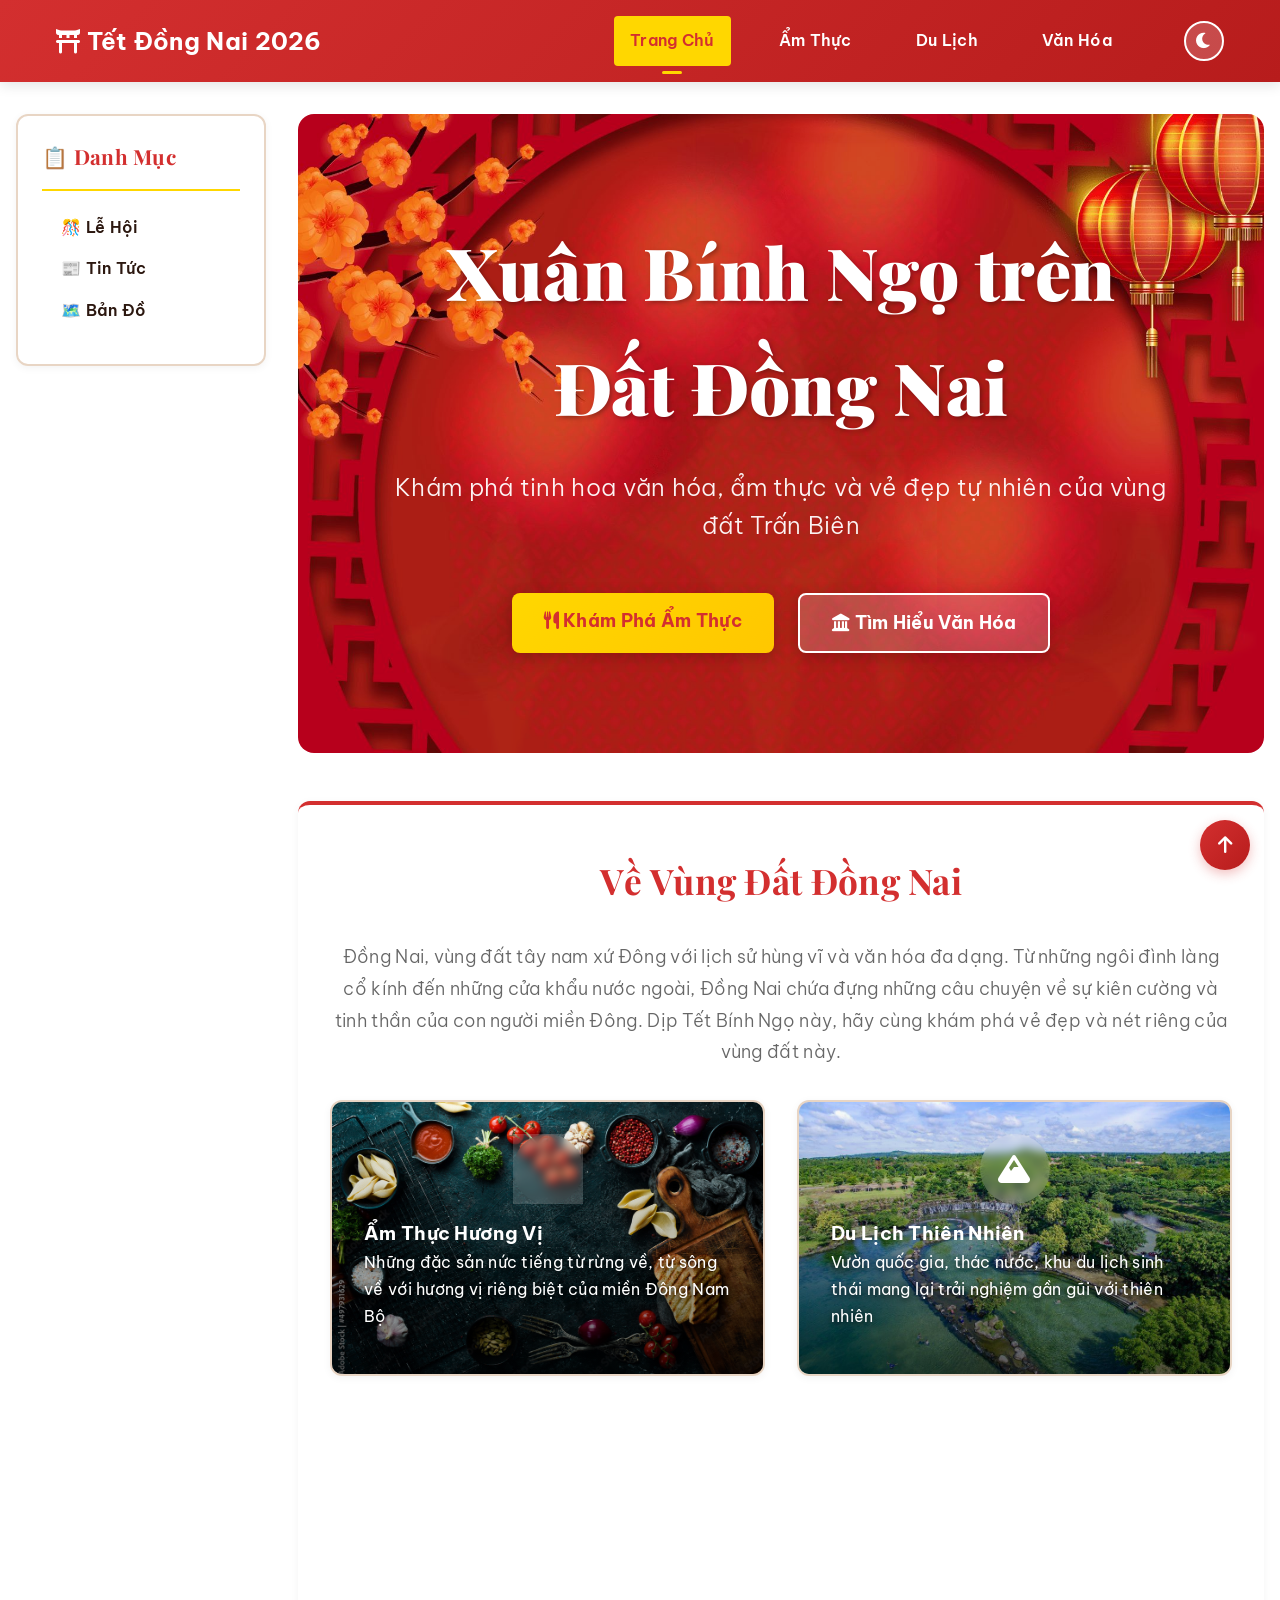
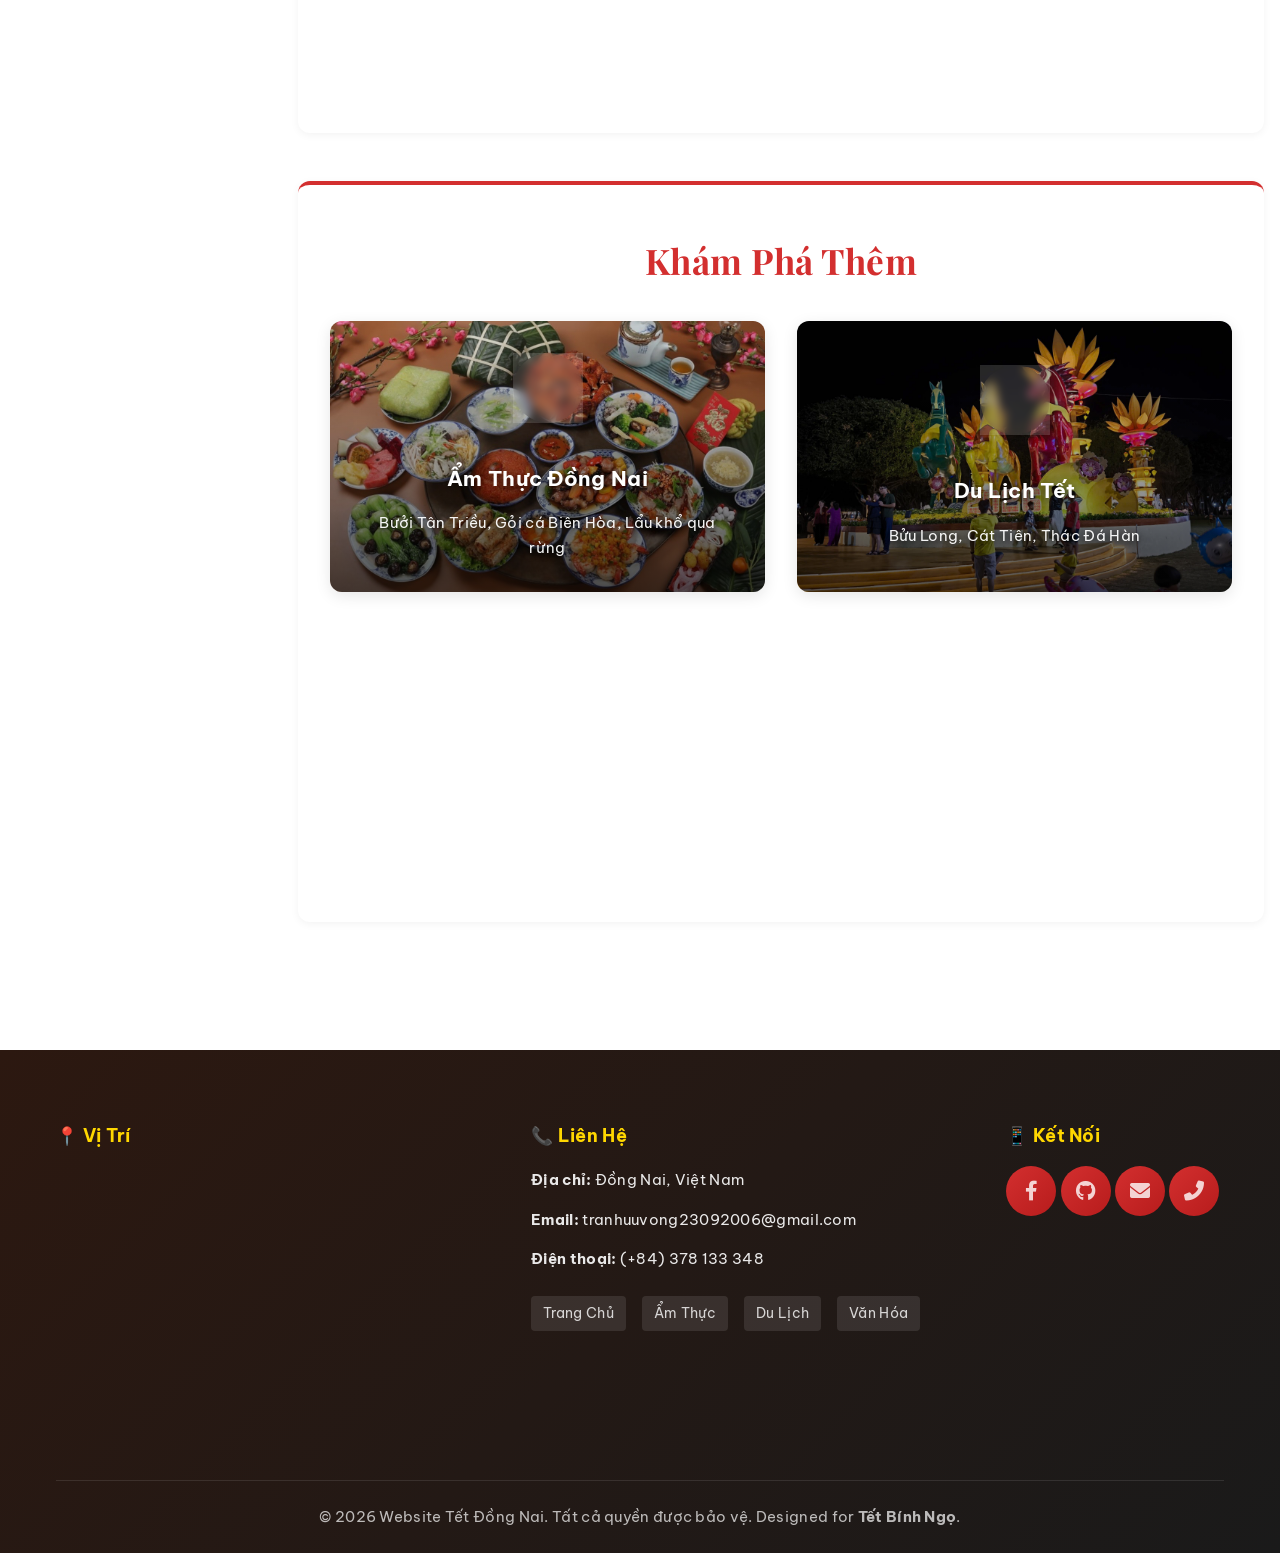
<file: index.html>
<!DOCTYPE html>
<html lang="vi">
<head>
    <meta charset="UTF-8">
    <meta name="viewport" content="width=device-width, initial-scale=1.0">
    <meta name="description" content="Website Tết Đồng Nai 2026 - Xuân Bính Ngọ trên đất Trấn Biên, khám phá tinh hoa văn hóa Đồng Nai">
    <meta name="keywords" content="Tết Đồng Nai, Đồng Nai, ẩm thực Đồng Nai, du lịch Đồng Nai, Tết 2026, Biên Hòa">
    <title>Tết Đồng Nai 2026 - Xuân Bính Ngọ trên Đất Đồng Nai</title>
    <link rel="stylesheet" href="./css/style.css">
    <!-- Google Fonts -->
    <link href="https://fonts.googleapis.com/css2?family=Be+Vietnam+Pro:wght@400;600;700&family=Playfair+Display:wght@700;900&display=swap" rel="stylesheet">
    <!-- FontAwesome CDN -->
    <link rel="stylesheet" href="https://cdnjs.cloudflare.com/ajax/libs/font-awesome/6.0.0/css/all.min.css">
</head>
<body>
    <!-- ===== HEADER NAVIGATION ===== -->
    <header class="header">
        <div class="navbar">
            <div class="logo">
                <a href="index.html">
                    <i class="fas fa-torii-gate"></i> Tết Đồng Nai 2026
                </a>
            </div>
            <button class="menu-toggle" id="menuToggle">
                <span></span>
                <span></span>
                <span></span>
            </button>
            <nav class="nav-menu" id="navMenu">
                <a href="index.html" class="nav-link active">Trang Chủ</a>
                <a href="amthuc.html" class="nav-link">Ẩm Thực</a>
                <a href="dulich.html" class="nav-link">Du Lịch</a>
                <a href="vanhoa.html" class="nav-link">Văn Hóa</a>
                <button class="dark-mode-toggle" id="darkModeToggle" title="Dark/Light Mode">
                    <i class="fas fa-moon"></i>
                </button>
            </nav>
        </div>
    </header>

    <div class="main-wrapper">
        <!-- ===== LEFT SIDEBAR ===== -->
        <aside class="left-sidebar">
            <div class="sidebar-content">
                <h3>📋 Danh Mục</h3>
                <ul class="sidebar-menu" >
                    <li><a href="https://baodongnai.com.vn/van-hoa/202602/lan-toa-hinh-anhong-nai-qua-le-hoi-d61509a/" target="_blank" rel="noopener noreferrer">🎊 Lễ Hội</a></li>
                    <li><a href="https://baodongnai.com.vn/" target="_blank" rel="noopener noreferrer">📰 Tin Tức</a></li>
                    <li><a href="https://www.bing.com/maps/search?mepi=60%7E%7EEmbedded%7ELargeMapLink&ty=18&vdpid=10595487&v=2&sV=1&FORM=MIRE&q=T%E1%BB%89nh+%C4%90%E1%BB%93ng+Nai%2C+Vi%E1%BB%87t+Nam&ss=id.sid%3Acdfef3d2-dda8-9c2e-6adf-7ad8a9b3fbd8&mb=12.298465%7E106.411598%7E10.579198%7E107.577858&ppois=11.438831329345703_106.9947280883789_T%E1%BB%89nh+%C4%90%E1%BB%93ng+Nai%2C+Vi%E1%BB%87t+Nam_%7E&cp=11.440136%7E106.994728&lvl=8.4&style=r" target="_blank" rel="noopener noreferrer">🗺️ Bản Đồ</a></li>
                </ul>
            </div>
        </aside>

        <!-- ===== MAIN CONTENT ===== -->
        <main class="main-content">
            <!-- Hero Banner -->
            <section class="hero-banner">

                <div class="hero-overlay"></div>
                <div class="hero-content">
                    <h1 class="hero-title">Xuân Bính Ngọ trên Đất Đồng Nai</h1>
                    <p class="hero-subtitle">Khám phá tinh hoa văn hóa, ẩm thực và vẻ đẹp tự nhiên của vùng đất Trấn Biên</p>
                    <div class="hero-cta">
                        <a href="amthuc.html" class="btn btn-primary">
                            <i class="fas fa-utensils"></i> Khám Phá Ẩm Thực
                        </a>
                        <a href="vanhoa.html" class="btn btn-secondary">
                            <i class="fas fa-landmark"></i> Tìm Hiểu Văn Hóa
                        </a>
                    </div>
                </div>
            </section>

            <!-- Giới Thiệu Section -->
            <section class="intro-section">
                <div class="section-container">
                    <h2>Về Vùng Đất Đồng Nai</h2>
                    <p>
                        Đồng Nai, vùng đất tây nam xứ Đông với lịch sử hùng vĩ và văn hóa đa dạng. 
                        Từ những ngôi đình làng cổ kính đến những cửa khẩu nước ngoài, Đồng Nai chứa đựng 
                        những câu chuyện về sự kiên cường và tinh thần của con người miền Đông. 
                        Dịp Tết Bính Ngọ này, hãy cùng khám phá vẻ đẹp và nét riêng của vùng đất này.
                    </p>
                    
                    <div class="features-grid">
                        <div class="feature-card" style="background-image: url('assets/bg-amthuc.jpg'); background-size: cover; background-position: center;">
                            <div class="feature-icon">
                            <i class="fa-solid fa-seedling"></i>
                            </div>
                                 
                            <h3>Ẩm Thực Hương Vị</h3>
                            <p>Những đặc sản nức tiếng từ rừng về, từ sông về với hương vị riêng biệt của miền Đông Nam Bộ</p>
                        </div>
                        <div class="feature-card" style="background-image: url('assets/bg-dulich.jpg'); background-size: cover; background-position: center;">
                            <div class="feature-icon">
                                <i class="fas fa-mountain"></i>
                            </div>
                            <h3>Du Lịch Thiên Nhiên</h3>
                            <p>Vườn quốc gia, thác nước, khu du lịch sinh thái mang lại trải nghiệm gần gũi với thiên nhiên</p>
                        </div>
                        <div class="feature-card" style="background-image: url('assets/bg-vanhoa.jpg'); background-size: cover; background-position: center;">
                            <div class="feature-icon">
                                <i class="fas fa-gopuram"></i>
                            </div>
                            <h3>Văn Hóa Truyền Thống</h3>
                            <p>Lễ hội Kỳ Yên, phong tục đón Tết và những giá trị văn hóa lâu đời của các cộng đồng dân tộc</p>
                        </div>
                    </div>
                </div>
            </section>

            <!-- Thẻ Nhanh Links -->
            <section class="quick-links-section">
                <div class="section-container">
                    <h2>Khám Phá Thêm</h2>
                    <div class="quick-links-grid">
                        <a href="amthuc.html" class="quick-link-card" style="background-image: url('assets/the-amthuc.jpg'); background-size: cover; background-position: center;">
                            <div class="quick-link-image">
                                <i class="fas fa-drumstick-bite"></i>
                            </div>
                            <h3>Ẩm Thực Đồng Nai</h3>
                            <p>Bưởi Tân Triều, Gỏi cá Biên Hòa, Lẩu khổ qua rừng</p>
                        </a>
                        <a href="dulich.html" class="quick-link-card" style="background-image: url('assets/the-dulich.jpg'); background-size: cover; background-position: center;">
                            <div class="quick-link-image">
                                <i class="fas fa-hiking"></i>
                            </div>
                            <h3>Du Lịch Tết</h3>
                            <p>Bửu Long, Cát Tiên, Thác Đá Hàn</p>
                        </a>
                        <a href="vanhoa.html" class="quick-link-card" style="background-image: url('assets/the-vanhoa.jpg'); background-size: cover; background-position: center;">
                            <div class="quick-link-image">
                                <i class="fas fa-masks-theater"></i>
                            </div>
                            <h3>Văn Hóa Tết</h3>
                            <p>Lễ hội Kỳ Yên, phong tục miền Đông</p>
                        </a>
                    </div>
                </div>
            </section>
        </main>
    </div>

    <!-- ===== FOOTER ===== -->
    <footer class="footer">
        <div class="footer-container">
            <div class="footer-content">
                <!-- Cột 1: Google Map Mini -->
                <div class="footer-section footer-map">
                    <h4>📍 Vị Trí</h4>
                    <iframe src="https://www.google.com/maps/embed?pb=!1m18!1m12!1m3!1d1002447.5021293008!2d106.50468742828518!3d11.052825820063136!2m3!1f0!2f0!3f0!3m2!1i1024!2i768!4f13.1!3m3!1m2!1s0x3174d952b84aea25%3A0xe04ae6f14b6e1655!2sDong%20Nai%2C%20Vietnam!5e0!3m2!1sen!2s!4v1772028499270!5m2!1sen!2s" 
                            width="100%" height="250" style="border:0; border-radius: 8px;" allowfullscreen="" loading="lazy"></iframe>
                </div>

                <!-- Cột 2: Thông Tin Liên Hệ -->
                <div class="footer-section">
                    <h4>📞 Liên Hệ</h4>
                    <p><strong>Địa chỉ:</strong> Đồng Nai, Việt Nam</p>
                    <p><strong>Email:</strong> tranhuuvong23092006@gmail.com</p>
                    <p><strong>Điện thoại:</strong> (+84) 378 133 348</p>
                    <div class="quick-links">
                        <a href="index.html" class="quick-link">Trang Chủ</a>
                        <a href="amthuc.html" class="quick-link">Ẩm Thực</a>
                        <a href="dulich.html" class="quick-link">Du Lịch</a>
                        <a href="vanhoa.html" class="quick-link">Văn Hóa</a>
                    </div>
                </div>

                <!-- Cột 3: Social Icons -->
                <div class="footer-section footer-socials">
                    <h4>📱 Kết Nối</h4>
                    <div class="social-icons">
                        <a href="https://www.facebook.com/vong.tran.58958343/" target="_blank" title="Facebook" class="social-icon">
                            <i class="fab fa-facebook-f"></i>
                        </a>
                        <a href="https://github.com/tranvonghoclaptrinh" target="_blank" title="Github" class="social-icon">
                            <i class="fab fa-github"></i>
                        </a>
                        <a href="mailto:tranhuuvong23092006@gmail.com" title="Gmail" class="social-icon">
                            <i class="fas fa-envelope"></i>
                        </a>
                        <a href="tel:+84378133348" title="Phone" class="social-icon">
                            <i class="fas fa-phone-alt"></i>
                        </a>
                    </div>
                </div>
            </div>

            <!-- Footer Bottom -->
            <div class="footer-bottom">
                <p>&copy; 2026 Website Tết Đồng Nai. Tất cả quyền được bảo vệ. Designed for <strong>Tết Bính Ngọ</strong>.</p>
            </div>
        </div>
    </footer>

    <script src="./js/script.js"></script>
</body>
</html>
</file>
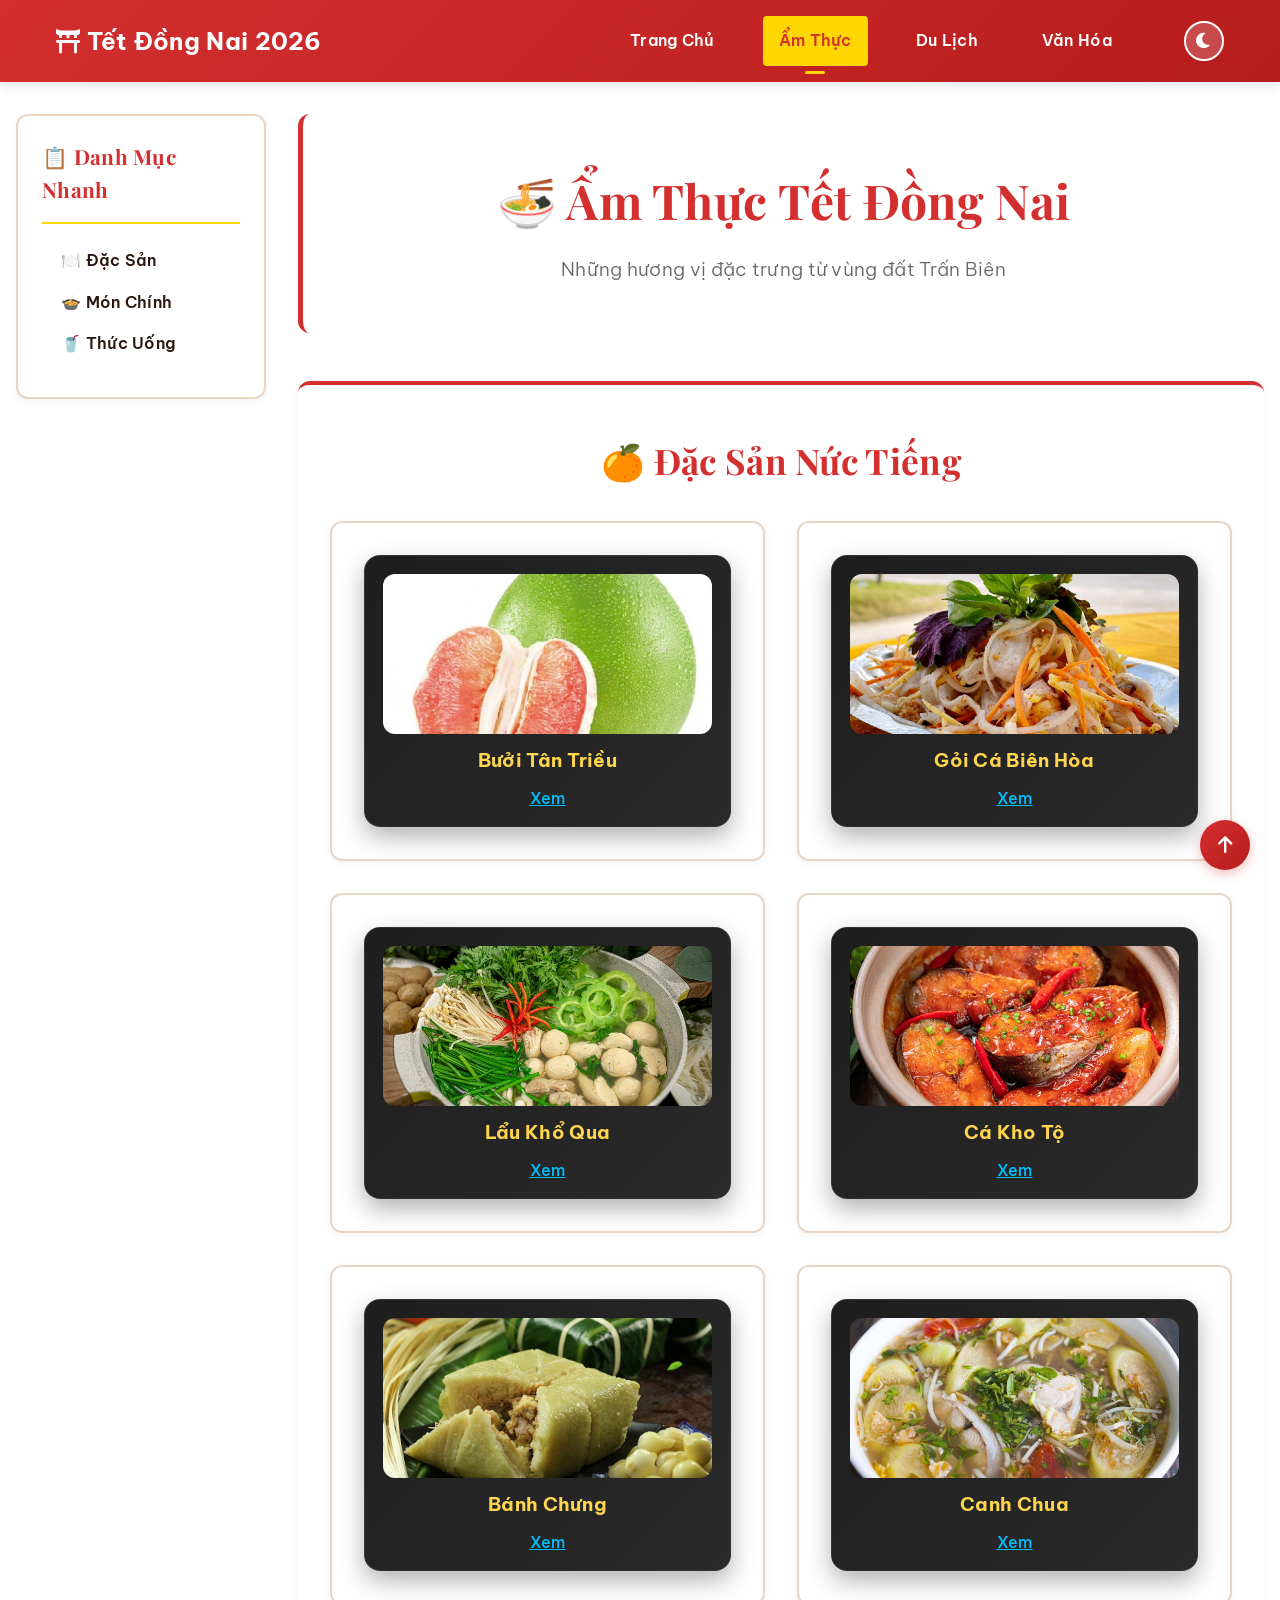
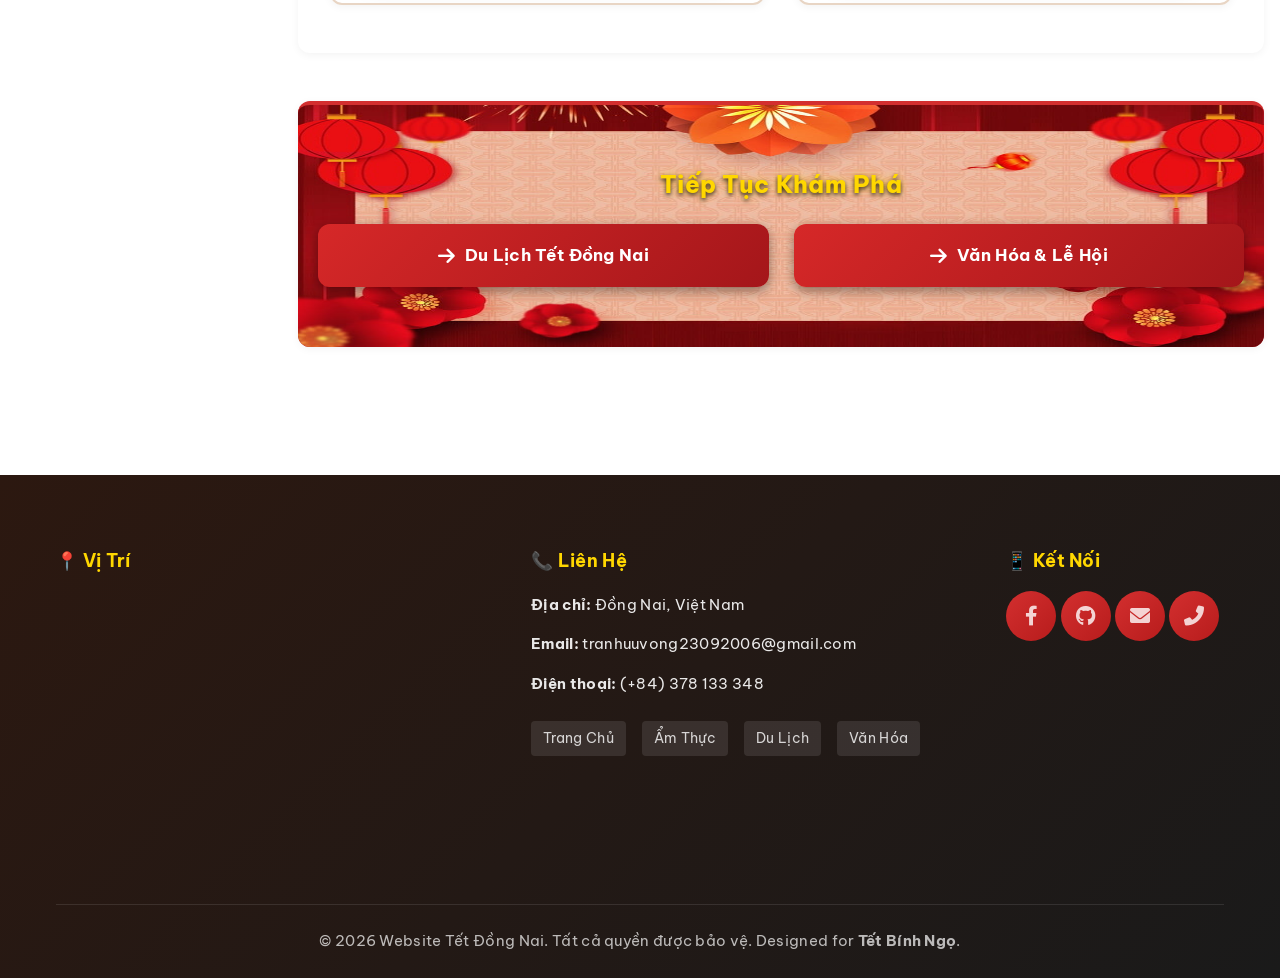
<file: amthuc.html>
<!DOCTYPE html>
<html lang="vi">
<head>
    <meta charset="UTF-8">
    <meta name="viewport" content="width=device-width, initial-scale=1.0">
    <meta name="description" content="Ẩm thực Tết Đồng Nai - Khám phá những đặc sản hương vị miền Đông">
    <meta name="keywords" content="ẩm thực Đồng Nai, đặc sản Đồng Nai, Bưởi Tân Triều, Gỏi cá Biên Hòa">
    <title>Ẩm Thực Tết - Website Tết Đồng Nai 2026</title>
    <link rel="stylesheet" href="./css/style.css">
    <link href="https://fonts.googleapis.com/css2?family=Be+Vietnam+Pro:wght@400;600;700&family=Playfair+Display:wght@700;900&display=swap" rel="stylesheet">
    <link rel="stylesheet" href="https://cdnjs.cloudflare.com/ajax/libs/font-awesome/6.0.0/css/all.min.css">
</head>
<body>
    <!-- ===== HEADER NAVIGATION ===== -->
    <header class="header">
        <div class="navbar">
            <div class="logo">
                <a href="index.html">
                    <i class="fas fa-torii-gate"></i> Tết Đồng Nai 2026
                </a>
            </div>
            <button class="menu-toggle" id="menuToggle">
                <span></span>
                <span></span>
                <span></span>
            </button>
            <nav class="nav-menu" id="navMenu">
                <a href="index.html" class="nav-link">Trang Chủ</a>
                <a href="amthuc.html" class="nav-link active">Ẩm Thực</a>
                <a href="dulich.html" class="nav-link">Du Lịch</a>
                <a href="vanhoa.html" class="nav-link">Văn Hóa</a>
                <button class="dark-mode-toggle" id="darkModeToggle" title="Dark/Light Mode">
                    <i class="fas fa-moon"></i>
                </button>
            </nav>
        </div>
    </header>

    <div class="main-wrapper">
        <!-- ===== LEFT SIDEBAR ===== -->
        <aside class="left-sidebar">
            <div class="sidebar-content">
                <h3>📋 Danh Mục Nhanh</h3>
                <ul class="sidebar-menu">
                    <li><a href="https://www.vntrip.vn/cam-nang/mon-an-dac-san-dong-nai-lam-qua-80843">🍽️ Đặc Sản</a></li>
                    <li><a href="https://www.traveloka.com/vi-vn/explore/destination/dac-san-dong-nai/127061">🍲 Món Chính</a></li>
                    <li><a href="https://kinhtetieudung.vn/ban-do-do-uong-2025-12-mon-hot-trend-ban-nen-thu-it-nhat-mot-lan-a20098.html">🥤 Thức Uống</a></li>
                </ul>
            </div>
        </aside>

        <!-- ===== MAIN CONTENT ===== -->
<main class="main-content">

    <!-- Page Header -->
    <section class="page-header">
        <h1>🍜 Ẩm Thực Tết Đồng Nai</h1>
        <p>Những hương vị đặc trưng từ vùng đất Trấn Biên</p>
    </section>


    <!-- Đặc Sản Section -->
    <section class="food-section">
        <div class="section-container">

            <h2 id="dac-san">🍊 Đặc Sản Nức Tiếng</h2>

            <div class="food-grid">


                <!-- Bưởi -->
                <div class="food-card">
                    <div class="food-card-inner">

                        <div class="food-card-front">

                            <div class="food-image">
                                <img src="assets/amthuc/buoitantrieu.jpg" alt="Bưởi Tân Triều">
                            </div>

                            <h3>Bưởi Tân Triều</h3>
                            <span class="view-text">Xem</span>

                        </div>


                        <div class="food-card-back">

                            <h3>Bưởi Tân Triều</h3>

                            <p><strong>Mô Tả:</strong>
                                Bưởi Tân Triều nổi tiếng với vị ngọt, nước sánh,
                                thịt mềm, rất thích hợp dịp Tết.
                            </p>

                            <p><strong>Đặc Điểm:</strong>
                                Xuất xứ Đồng Nai, có chứng nhận địa lý.
                            </p>

                            <p><strong>Giá Trị:</strong>
                                Giàu vitamin C, tốt cho sức khỏe.
                            </p>

                        </div>

                    </div>
                </div>



                <!-- Gỏi cá -->
                <div class="food-card">
                    <div class="food-card-inner">

                        <div class="food-card-front">

                            <div class="food-image">
                                <img src="assets/amthuc/goicabienhoa.jpg" alt="Gỏi Cá Biên Hòa">
                            </div>

                            <h3>Gỏi Cá Biên Hòa</h3>
                            <span class="view-text">Xem</span>

                        </div>


                        <div class="food-card-back">

                            <h3>Gỏi Cá Biên Hòa</h3>

                            <p><strong>Mô Tả:</strong>
                                Cá sông tươi trộn rau sống và nước chấm đặc trưng.
                            </p>

                            <p><strong>Đặc Điểm:</strong>
                                Ăn với bánh tráng nướng.
                            </p>

                            <p><strong>Giá Trị:</strong>
                                Giàu protein.
                            </p>

                        </div>

                    </div>
                </div>



                <!-- Lẩu -->
                <div class="food-card">
                    <div class="food-card-inner">

                        <div class="food-card-front">

                            <div class="food-image">
                                <img src="assets/amthuc/laukhoqua.jpg" alt="Lẩu Khổ Qua">
                            </div>

                            <h3>Lẩu Khổ Qua</h3>
                            <span class="view-text">Xem</span>

                        </div>


                        <div class="food-card-back">

                            <h3>Lẩu Khổ Qua</h3>

                            <p><strong>Mô Tả:</strong>
                                Lẩu khổ qua rừng đặc trưng miền Đông.
                            </p>

                            <p><strong>Đặc Điểm:</strong>
                                Nước dùng đậm đà.
                            </p>

                            <p><strong>Giá Trị:</strong>
                                Tốt cho tiêu hóa.
                            </p>

                        </div>

                    </div>
                </div>



                <!-- Cá kho -->
                <div class="food-card">
                    <div class="food-card-inner">

                        <div class="food-card-front">

                            <div class="food-image">
                                <img src="assets/amthuc/cakhoto.jpg" alt="Cá Kho Tộ">
                            </div>

                            <h3>Cá Kho Tộ</h3>
                            <span class="view-text">Xem</span>

                        </div>


                        <div class="food-card-back">

                            <h3>Cá Kho Tộ</h3>

                            <p><strong>Mô Tả:</strong>
                                Cá kho truyền thống miền Đông.
                            </p>

                            <p><strong>Đặc Điểm:</strong>
                                Nước kho sệt, đậm đà.
                            </p>

                            <p><strong>Giá Trị:</strong>
                                Giàu Omega-3.
                            </p>

                        </div>

                    </div>
                </div>



                <!-- Bánh chưng -->
                <div class="food-card">
                    <div class="food-card-inner">

                        <div class="food-card-front">

                            <div class="food-image">
                                <img src="assets/amthuc/banhchung.jpg" alt="Bánh Chưng">
                            </div>

                            <h3>Bánh Chưng</h3>
                            <span class="view-text">Xem</span>

                        </div>


                        <div class="food-card-back">

                            <h3>Bánh Chưng</h3>

                            <p><strong>Mô Tả:</strong>
                                Gạo nếp, đậu xanh, thịt lợn.
                            </p>

                            <p><strong>Đặc Điểm:</strong>
                                Thơm lá chuối.
                            </p>

                            <p><strong>Giá Trị:</strong>
                                Biểu tượng Tết.
                            </p>

                        </div>

                    </div>
                </div>



                <!-- Canh -->
                <div class="food-card">
                    <div class="food-card-inner">

                        <div class="food-card-front">

                            <div class="food-image">
                                <img src="assets/amthuc/canhchua.jpg" alt="Canh Chua">
                            </div>

                            <h3>Canh Chua</h3>
                            <span class="view-text">Xem</span>

                        </div>


                        <div class="food-card-back">

                            <h3>Canh Chua</h3>

                            <p><strong>Mô Tả:</strong>
                                Canh đầu cá chua thanh.
                            </p>

                            <p><strong>Đặc Điểm:</strong>
                                Rất phổ biến dịp Tết.
                            </p>

                            <p><strong>Giá Trị:</strong>
                                Giúp tiêu hóa tốt.
                            </p>

                        </div>

                    </div>
                </div>


            </div>

        </div>
    </section>



    <!-- Navigation -->
    <section class="navigation-links">
        <div class="section-container" style="text-align: center;">

            <h2>Tiếp Tục Khám Phá</h2>

            <div class="nav-links-grid">

                <a href="dulich.html" class="nav-link-btn">
                    <i class="fas fa-arrow-right"></i>
                    Du Lịch Tết Đồng Nai
                </a>

                <a href="vanhoa.html" class="nav-link-btn">
                    <i class="fas fa-arrow-right"></i>
                    Văn Hóa & Lễ Hội
                </a>

            </div>

        </div>
    </section>

</main>
    </div>

    <!-- ===== FOOTER ===== -->
    <footer class="footer">
        <div class="footer-container">
            <div class="footer-content">
                <!-- Cột 1: Google Map Mini -->
                <div class="footer-section footer-map">
                    <h4>📍 Vị Trí</h4>
                    <iframe src="https://www.google.com/maps/embed?pb=!1m18!1m12!1m3!1d1002447.5021293008!2d106.50468742828518!3d11.052825820063136!2m3!1f0!2f0!3f0!3m2!1i1024!2i768!4f13.1!3m3!1m2!1s0x3174d952b84aea25%3A0xe04ae6f14b6e1655!2sDong%20Nai%2C%20Vietnam!5e0!3m2!1sen!2s!4v1772028499270!5m2!1sen!2s" 
                            width="100%" height="250" style="border:0; border-radius: 8px;" allowfullscreen="" loading="lazy"></iframe>
                </div>

                <!-- Cột 2: Thông Tin Liên Hệ -->
                <div class="footer-section">
                    <h4>📞 Liên Hệ</h4>
                    <p><strong>Địa chỉ:</strong> Đồng Nai, Việt Nam</p>
                    <p><strong>Email:</strong> tranhuuvong23092006@gmail.com</p>
                    <p><strong>Điện thoại:</strong> (+84) 378 133 348</p>
                    <div class="quick-links">
                        <a href="index.html" class="quick-link">Trang Chủ</a>
                        <a href="amthuc.html" class="quick-link">Ẩm Thực</a>
                        <a href="dulich.html" class="quick-link">Du Lịch</a>
                        <a href="vanhoa.html" class="quick-link">Văn Hóa</a>
                    </div>
                </div>

                <!-- Cột 3: Social Icons -->
                <div class="footer-section footer-socials">
                    <h4>📱 Kết Nối</h4>
                    <div class="social-icons">
                        <a href="https://www.facebook.com/vong.tran.58958343/" target="_blank" title="Facebook" class="social-icon">
                            <i class="fab fa-facebook-f"></i>
                        </a>
                        <a href="https://github.com/tranvonghoclaptrinh" target="_blank" title="Github" class="social-icon">
                            <i class="fab fa-github"></i>
                        </a>
                        <a href="mailto:tranhuuvong23092006@gmail.com" title="Gmail" class="social-icon">
                            <i class="fas fa-envelope"></i>
                        </a>
                        <a href="tel:+84378133348" title="Phone" class="social-icon">
                            <i class="fas fa-phone-alt"></i>
                        </a>
                    </div>
                </div>
            </div>

            <!-- Footer Bottom -->
            <div class="footer-bottom">
                <p>&copy; 2026 Website Tết Đồng Nai. Tất cả quyền được bảo vệ. Designed for <strong>Tết Bính Ngọ</strong>.</p>
            </div>
        </div>
    </footer>

    <script src="./js/script.js"></script>
</body>
</html>
</file>
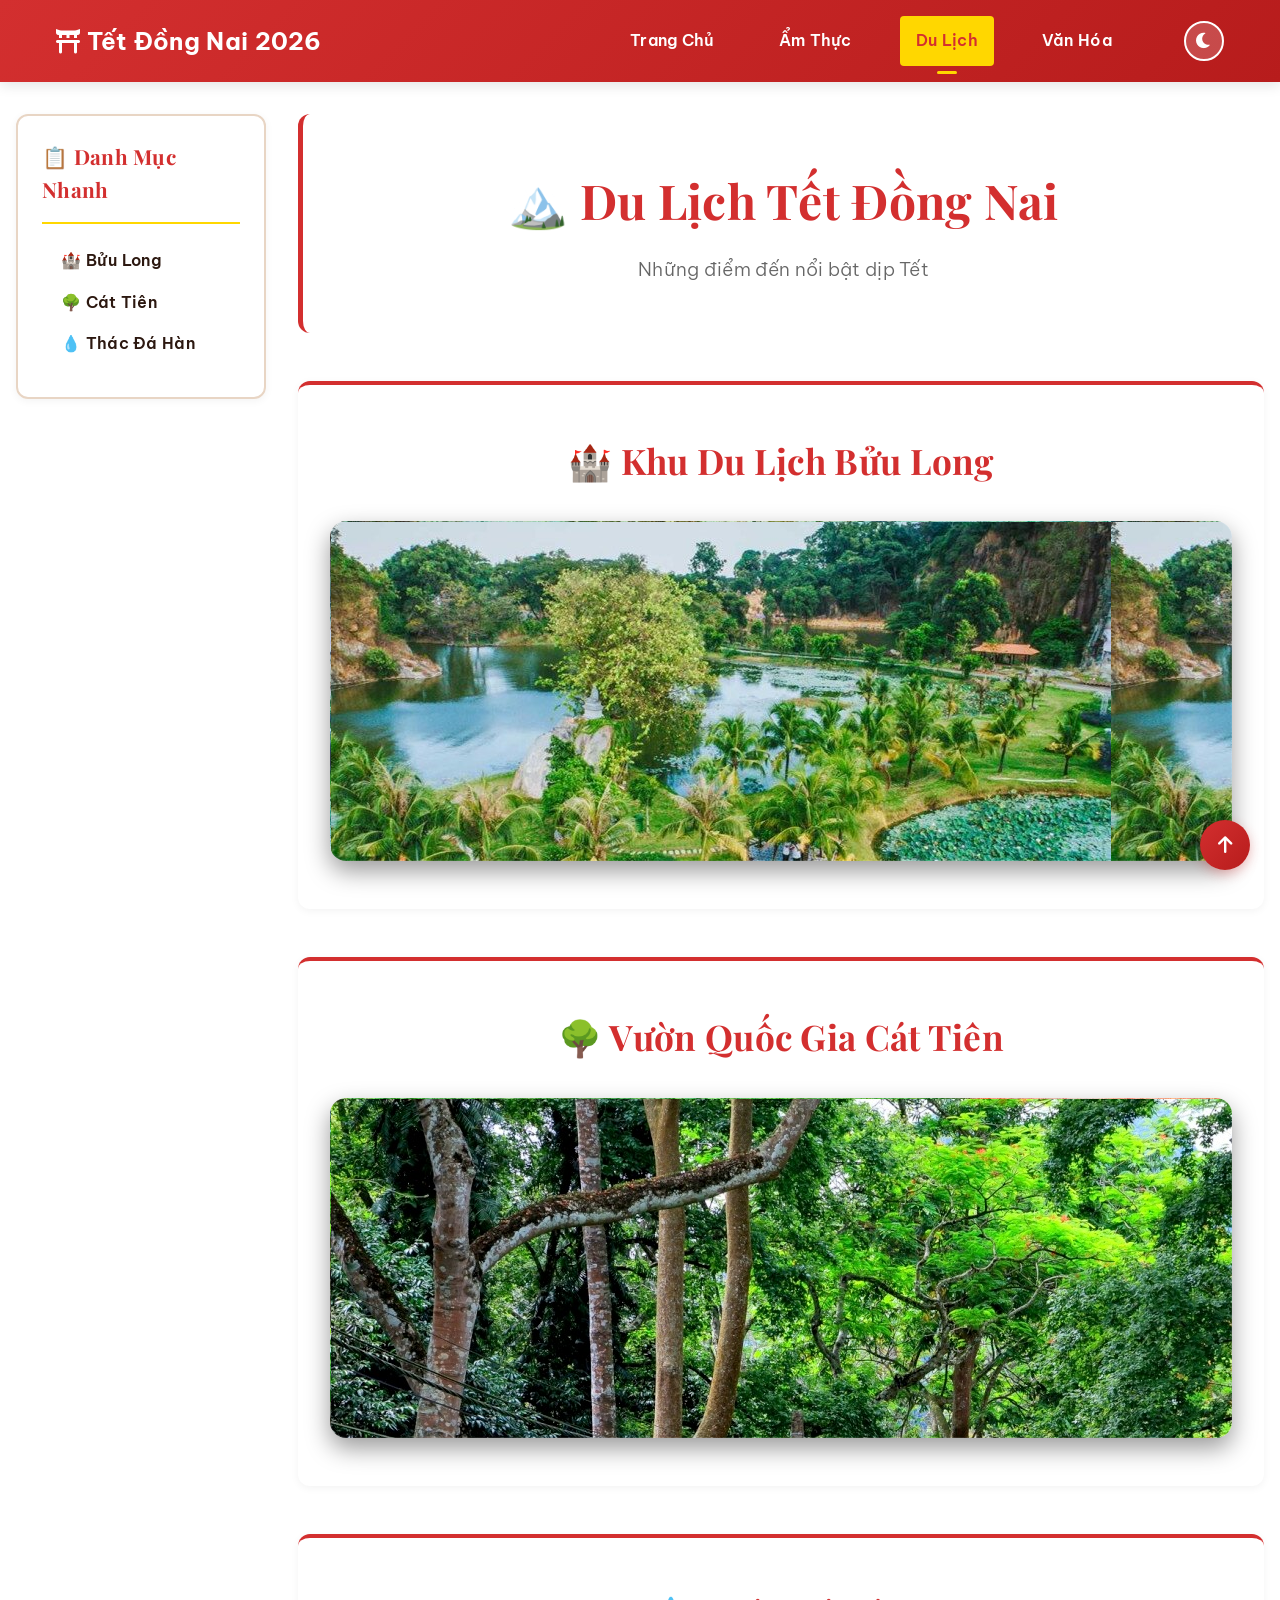
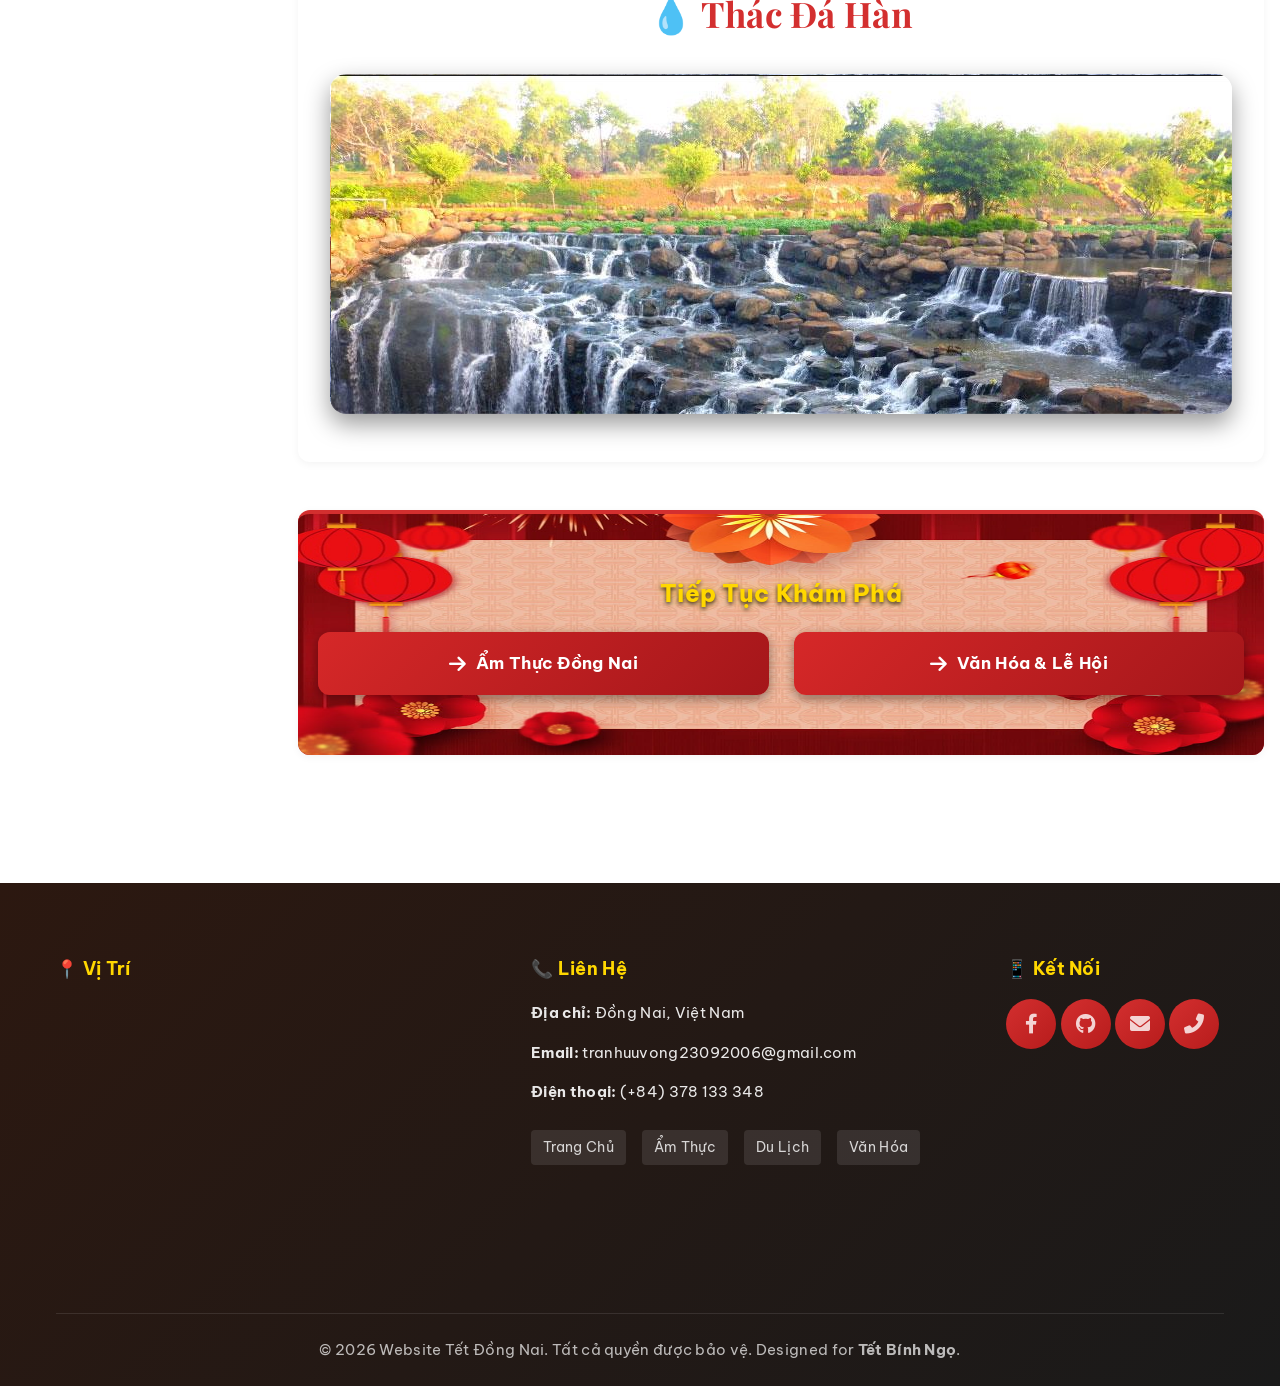
<file: dulich.html>
<!DOCTYPE html>
<html lang="vi">
<head>
    <meta charset="UTF-8">
    <meta name="viewport" content="width=device-width, initial-scale=1.0">
    <meta name="description" content="Du lịch Tết Đồng Nai - Khám phá Bửu Long, Cát Tiên, Thác Đá Hàn">
    <meta name="keywords" content="du lịch Đồng Nai, Bửu Long, Cát Tiên, Thác Đá Hàn, du lịch Tết">
    <title>Du Lịch Tết - Website Tết Đồng Nai 2026</title>
    <link rel="stylesheet" href="./css/style.css">
    <link href="https://fonts.googleapis.com/css2?family=Be+Vietnam+Pro:wght@400;600;700&family=Playfair+Display:wght@700;900&display=swap" rel="stylesheet">
    <link rel="stylesheet" href="https://cdnjs.cloudflare.com/ajax/libs/font-awesome/6.0.0/css/all.min.css">
</head>
<body>
    <!-- ===== HEADER NAVIGATION ===== -->
    <header class="header">
        <div class="navbar">
            <div class="logo">
                <a href="index.html">
                    <i class="fas fa-torii-gate"></i> Tết Đồng Nai 2026
                </a>
            </div>
            <button class="menu-toggle" id="menuToggle">
                <span></span>
                <span></span>
                <span></span>
            </button>
            <nav class="nav-menu" id="navMenu">
                <a href="index.html" class="nav-link">Trang Chủ</a>
                <a href="amthuc.html" class="nav-link">Ẩm Thực</a>
                <a href="dulich.html" class="nav-link active">Du Lịch</a>
                <a href="vanhoa.html" class="nav-link">Văn Hóa</a>
                <button class="dark-mode-toggle" id="darkModeToggle" title="Dark/Light Mode">
                    <i class="fas fa-moon"></i>
                </button>
            </nav>
        </div>
    </header>

    <div class="main-wrapper">
        <!-- ===== LEFT SIDEBAR ===== -->
        <aside class="left-sidebar">
            <div class="sidebar-content">
                <h3>📋 Danh Mục Nhanh</h3>
                <ul class="sidebar-menu">
                    <li><a href="#buu-long">🏰 Bửu Long</a></li>
                    <li><a href="#cat-tien">🌳 Cát Tiên</a></li>
                    <li><a href="#thac-da-han">💧 Thác Đá Hàn</a></li>
                </ul>
            </div>
        </aside>

        <!-- ===== MAIN CONTENT ===== -->
<main class="main-content">

    <!-- Page Header -->
    <section class="page-header">
        <h1>🏔️ Du Lịch Tết Đồng Nai</h1>
        <p>Những điểm đến nổi bật dịp Tết</p>
    </section>


    <!-- Bửu Long -->
    <section class="destination-section">
        <div class="section-container">

            <h2 id="buu-long">🏰 Khu Du Lịch Bửu Long</h2>

            <div class="destination-grid">


                <div class="place-card">

                    <div class="place-card-inner">


                        <!-- FRONT (DÁN LINK ẢNH VÀO url()) -->
                        <div class="place-card-front"
                             style="background-image:url('assets/dulich/khudulichbuulong.jpg');">

                        </div>



                        <!-- BACK -->
                        <div class="place-card-back">

                            <h3>Bửu Long - Tâm Linh & Thiên Nhiên</h3>

                            <p><strong>Vị trí:</strong>
                            Xã Bửu Hòa, Đồng Nai
                            </p>

                            <p><strong>Đặc điểm:</strong>
                            Thiền viện lớn nhất Nam Bộ, hồ nước, núi đá,
                            không gian yên bình.
                            </p>

                            <p><strong>Hoạt động:</strong>
                            Tham quan, đi bộ, chụp ảnh, ăn chay.
                            </p>

                            <p><strong>Phù hợp:</strong>
                            Gia đình, du xuân, thư giãn.
                            </p>

                        </div>


                    </div>
                </div>


            </div>
        </div>
    </section>



    <!-- Cát Tiên -->
    <section class="destination-section">
        <div class="section-container">

            <h2 id="cat-tien">🌳 Vườn Quốc Gia Cát Tiên</h2>

            <div class="destination-grid">


                <div class="place-card">

                    <div class="place-card-inner">


                        <!-- FRONT -->
                        <div class="place-card-front"
                             style="background-image:url('assets/dulich/vuonquocgiacattien.jpg');">

                        </div>



                        <!-- BACK -->
                        <div class="place-card-back">

                            <h3>Cát Tiên - Kho Báu Tự Nhiên</h3>

                            <p><strong>Vị trí:</strong>
                            Đồng Nai, Bình Phước, Lâm Đồng
                            </p>

                            <p><strong>Đặc điểm:</strong>
                            Rừng nguyên sinh rộng lớn, nhiều loài quý hiếm.
                            </p>

                            <p><strong>Hoạt động:</strong>
                            Trekking, xem động vật, chèo thuyền.
                            </p>

                            <p><strong>Phù hợp:</strong>
                            Người yêu thiên nhiên, khám phá.
                            </p>

                        </div>


                    </div>
                </div>


            </div>
        </div>
    </section>



    <!-- Thác Đá Hàn -->
    <section class="destination-section">
        <div class="section-container">

            <h2 id="thac-da-han">💧 Thác Đá Hàn</h2>

            <div class="destination-grid">


                <div class="place-card">

                    <div class="place-card-inner">


                        <!-- FRONT -->
                        <div class="place-card-front"
                             style="background-image:url('assets/dulich/thacdahan.jpg');">

                        </div>



                        <!-- BACK -->
                        <div class="place-card-back">

                            <h3>Thác Đá Hàn - Vẻ Đẹp Hoang Dã</h3>

                            <p><strong>Vị trí:</strong>
                            Đồng Nai
                            </p>

                            <p><strong>Đặc điểm:</strong>
                            Thác nước tự nhiên, rừng xanh mát.
                            </p>

                            <p><strong>Hoạt động:</strong>
                            Tắm suối, picnic, cắm trại.
                            </p>

                            <p><strong>Phù hợp:</strong>
                            Nhóm bạn, gia đình.
                            </p>

                        </div>


                    </div>
                </div>


            </div>
        </div>
    </section>



    <!-- Navigation -->
    <section class="navigation-links">

        <div class="section-container">

            <h2>Tiếp Tục Khám Phá</h2>

            <div class="nav-links-grid">

                <a href="amthuc.html" class="nav-link-btn">
                    <i class="fas fa-arrow-right"></i>
                    Ẩm Thực Đồng Nai
                </a>

                <a href="vanhoa.html" class="nav-link-btn">
                    <i class="fas fa-arrow-right"></i>
                    Văn Hóa & Lễ Hội
                </a>

            </div>

        </div>

    </section>


</main>
    </div>

    <!-- ===== FOOTER ===== -->
    <footer class="footer">
        <div class="footer-container">
            <div class="footer-content">
                <!-- Cột 1: Google Map Mini -->
                <div class="footer-section footer-map">
                    <h4>📍 Vị Trí</h4>
                    <iframe src="https://www.google.com/maps/embed?pb=!1m18!1m12!1m3!1d1002447.5021293008!2d106.50468742828518!3d11.052825820063136!2m3!1f0!2f0!3f0!3m2!1i1024!2i768!4f13.1!3m3!1m2!1s0x3174d952b84aea25%3A0xe04ae6f14b6e1655!2sDong%20Nai%2C%20Vietnam!5e0!3m2!1sen!2s!4v1772028499270!5m2!1sen!2s" 
                            width="100%" height="250" style="border:0; border-radius: 8px;" allowfullscreen="" loading="lazy"></iframe>
                </div>

                <!-- Cột 2: Thông Tin Liên Hệ -->
                <div class="footer-section">
                    <h4>📞 Liên Hệ</h4>
                    <p><strong>Địa chỉ:</strong> Đồng Nai, Việt Nam</p>
                    <p><strong>Email:</strong> tranhuuvong23092006@gmail.com</p>
                    <p><strong>Điện thoại:</strong> (+84) 378 133 348</p>
                    <div class="quick-links">
                        <a href="index.html" class="quick-link">Trang Chủ</a>
                        <a href="amthuc.html" class="quick-link">Ẩm Thực</a>
                        <a href="dulich.html" class="quick-link">Du Lịch</a>
                        <a href="vanhoa.html" class="quick-link">Văn Hóa</a>
                    </div>
                </div>

                <!-- Cột 3: Social Icons -->
                <div class="footer-section footer-socials">
                    <h4>📱 Kết Nối</h4>
                    <div class="social-icons">
                        <a href="https://www.facebook.com/vong.tran.58958343/" target="_blank" title="Facebook" class="social-icon">
                            <i class="fab fa-facebook-f"></i>
                        </a>
                        <a href="https://github.com/tranvonghoclaptrinh" target="_blank" title="Github" class="social-icon">
                            <i class="fab fa-github"></i>
                        </a>
                        <a href="mailto:tranhuuvong23092006@gmail.com" title="Gmail" class="social-icon">
                            <i class="fas fa-envelope"></i>
                        </a>
                        <a href="tel:+84378133348" title="Phone" class="social-icon">
                            <i class="fas fa-phone-alt"></i>
                        </a>
                    </div>
                </div>
            </div>

            <!-- Footer Bottom -->
            <div class="footer-bottom">
                <p>&copy; 2026 Website Tết Đồng Nai. Tất cả quyền được bảo vệ. Designed for <strong>Tết Bính Ngọ</strong>.</p>
            </div>
        </div>
    </footer>

    <script src="./js/script.js"></script>
</body>
</html>
</file>
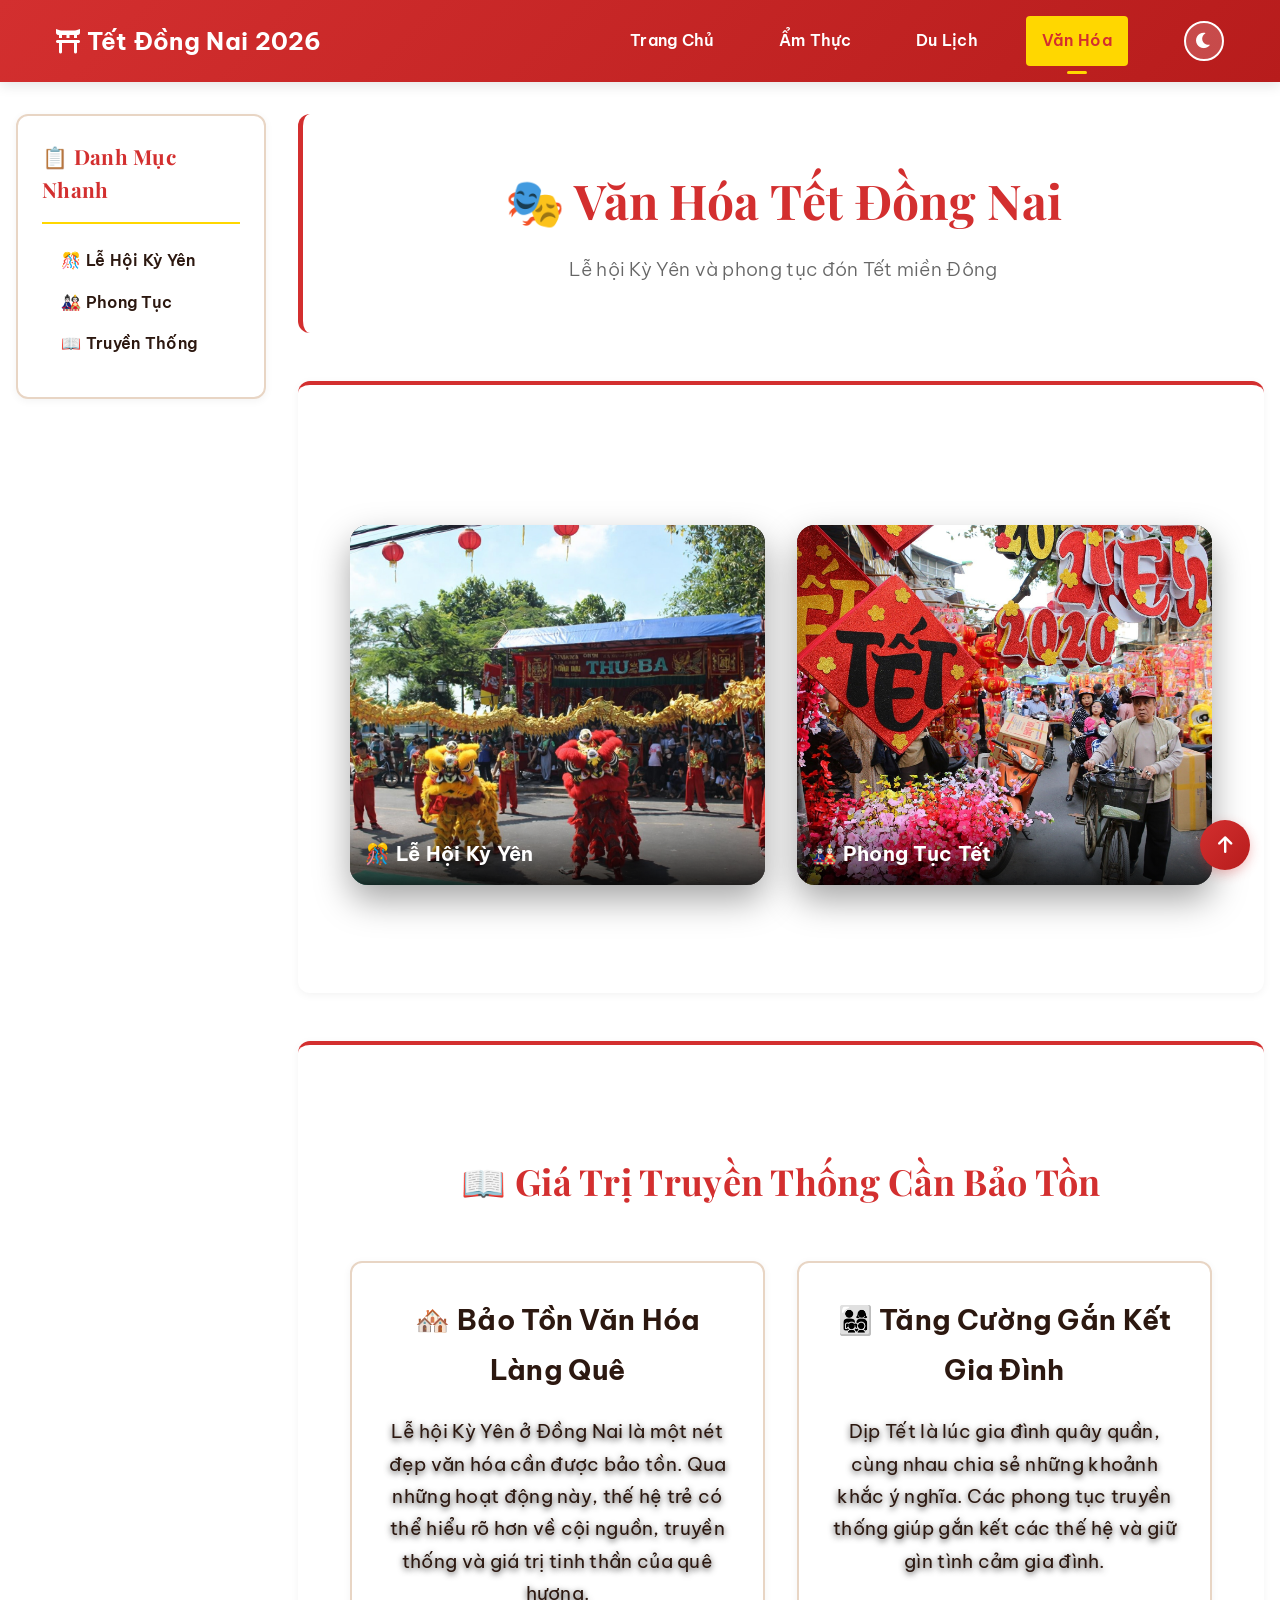
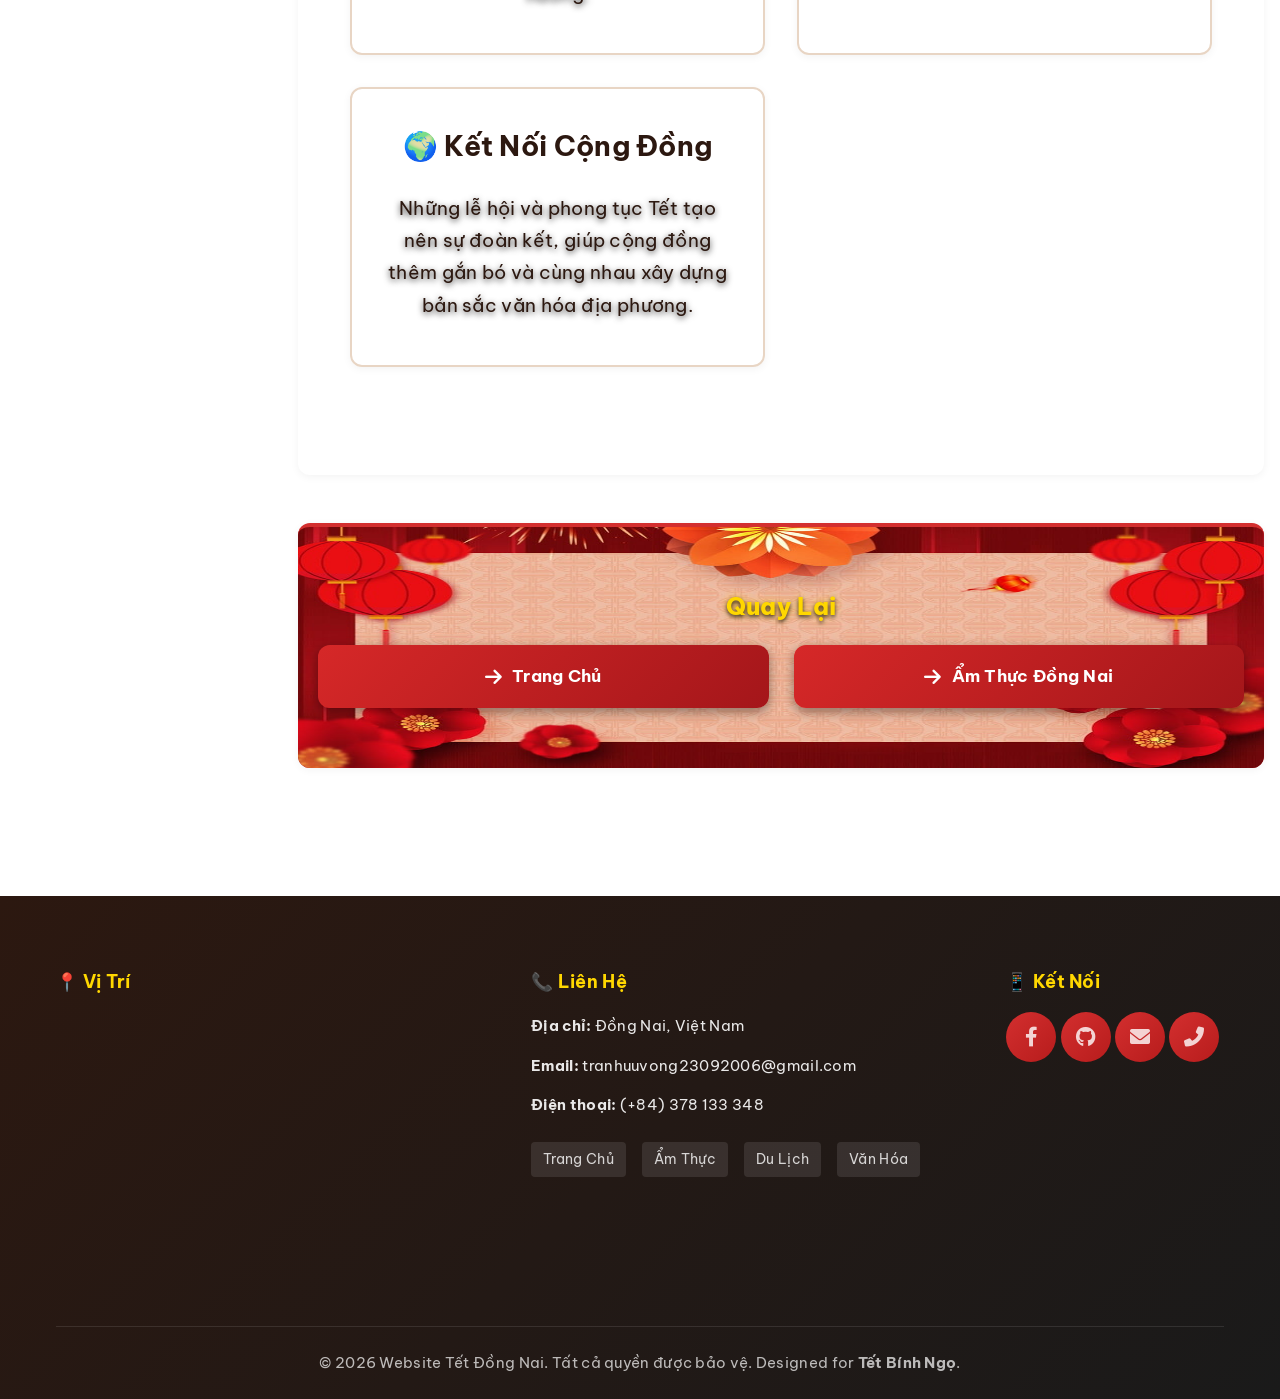
<file: vanhoa.html>
<!DOCTYPE html>
<html lang="vi">
<head>
    <meta charset="UTF-8">
    <meta name="viewport" content="width=device-width, initial-scale=1.0">
    <meta name="description" content="Văn Hóa Tết Đồng Nai - Tìm hiểu lễ hội Kỳ Yên và phong tục Tết miền Đông">
    <meta name="keywords" content="văn hóa Đồng Nai, lễ hội Kỳ Yên, phong tục Tết, Tết miền Đông">
    <title>Văn Hóa Tết - Website Tết Đồng Nai 2026</title>
    <link rel="stylesheet" href="./css/style.css">
    <link href="https://fonts.googleapis.com/css2?family=Be+Vietnam+Pro:wght@400;600;700&family=Playfair+Display:wght@700;900&display=swap" rel="stylesheet">
    <link rel="stylesheet" href="https://cdnjs.cloudflare.com/ajax/libs/font-awesome/6.0.0/css/all.min.css">
</head>
<body>
    <!-- ===== HEADER NAVIGATION ===== -->
    <header class="header">
        <div class="navbar">
            <div class="logo">
                <a href="index.html">
                    <i class="fas fa-torii-gate"></i> Tết Đồng Nai 2026
                </a>
            </div>
            <button class="menu-toggle" id="menuToggle">
                <span></span>
                <span></span>
                <span></span>
            </button>
            <nav class="nav-menu" id="navMenu">
                <a href="index.html" class="nav-link">Trang Chủ</a>
                <a href="amthuc.html" class="nav-link">Ẩm Thực</a>
                <a href="dulich.html" class="nav-link">Du Lịch</a>
                <a href="vanhoa.html" class="nav-link active">Văn Hóa</a>
                <button class="dark-mode-toggle" id="darkModeToggle" title="Dark/Light Mode">
                    <i class="fas fa-moon"></i>
                </button>
            </nav>
        </div>
    </header>

    <div class="main-wrapper">
        <!-- ===== LEFT SIDEBAR ===== -->
        <aside class="left-sidebar">
            <div class="sidebar-content">
                <h3>📋 Danh Mục Nhanh</h3>
                <ul class="sidebar-menu">
                    <li><a href="#le-hoi-ky-yen">🎊 Lễ Hội Kỳ Yên</a></li>
                    <li><a href="#phong-tuc">🎎 Phong Tục</a></li>
                    <li><a href="#truyen-thong">📖 Truyền Thống</a></li>
                </ul>
            </div>
        </aside>

        <!-- ===== MAIN CONTENT ===== -->
<main class="main-content">

    <!-- Page Header -->
    <section class="page-header">
        <h1>🎭 Văn Hóa Tết Đồng Nai</h1>
        <p>Lễ hội Kỳ Yên và phong tục đón Tết miền Đông</p>
    </section>



    <!-- MAIN CULTURE FLIP -->
    <section class="culture-section">
        <div class="section-container">

            <div class="culture-grid">



                <!-- CARD 1 -->
                <div class="culture-flip-card">

                    <div class="culture-flip-inner">

                        <!-- FRONT IMAGE -->
                        <div class="culture-flip-front">

                            <img src="assets/vanhoa/lehoikyyen.jpg" alt="Lễ hội Kỳ Yên">

                            <h3>🎊 Lễ Hội Kỳ Yên</h3>

                        </div>


                        <!-- BACK -->
                        <div class="culture-flip-back">

                            <h3>Lễ Hội Kỳ Yên</h3>

                            <p>Lễ hội truyền thống cầu bình an, may mắn cho cộng đồng.</p>

                            <button class="culture-open-btn"
                                data-title="🎊 Lễ Hội Kỳ Yên - Nét Văn Hóa Độc Đáo"

                                data-content="Lễ hội Kỳ Yên là dịp các đình làng tổ chức cầu an, tưởng nhớ tổ tiên và thần linh. Bao gồm nghi thức cúng tế, rước lễ, múa lân và các hoạt động cộng đồng. Đây là nét văn hóa quan trọng tại Đồng Nai, thể hiện sự đoàn kết và gìn giữ truyền thống dân tộc.">

                                Xem chi tiết

                            </button>

                        </div>

                    </div>

                </div>



                <!-- CARD 2 -->
                <div class="culture-flip-card">

                    <div class="culture-flip-inner">

                        <!-- FRONT -->
                        <div class="culture-flip-front">

                            <img src="assets/vanhoa/phongtuctet.jpg" alt="Phong tục Tết">

                            <h3>🎎 Phong Tục Tết</h3>

                        </div>



                        <!-- BACK -->
                        <div class="culture-flip-back">

                            <h3>Phong Tục Ngày Tết</h3>

                            <p>Các phong tục truyền thống mang ý nghĩa may mắn.</p>

                            <button class="culture-open-btn"

                                data-title="🎎 Phong Tục Tết Độc Đáo Miền Đông"

                                data-content="Phong tục Tết gồm lì xì, mặc áo dài, dọn dẹp nhà cửa, cúng tổ tiên và sum họp gia đình. Người dân Đồng Nai còn tặng đặc sản địa phương như bưởi Tân Triều. Những hoạt động này thể hiện lòng biết ơn và mong ước năm mới an khang.">

                                Xem chi tiết

                            </button>

                        </div>

                    </div>

                </div>



            </div>
        </div>
    </section>
<!-- Truyền Thống Section -->
<section class="culture-section">
    <div class="section-container">

        <h2 id="truyen-thong">📖 Giá Trị Truyền Thống Cần Bảo Tồn</h2>

        <div class="culture-grid tradition-grid">

            <div class="culture-card tradition-card">
                <h3>🏘️ Bảo Tồn Văn Hóa Làng Quê</h3>
                <p>
                    Lễ hội Kỳ Yên ở Đồng Nai là một nét đẹp văn hóa cần được bảo tồn.
                    Qua những hoạt động này, thế hệ trẻ có thể hiểu rõ hơn về cội nguồn,
                    truyền thống và giá trị tinh thần của quê hương.
                </p>
            </div>

            <div class="culture-card tradition-card">
                <h3>👨‍👩‍👧‍👦 Tăng Cường Gắn Kết Gia Đình</h3>
                <p>
                    Dịp Tết là lúc gia đình quây quần, cùng nhau chia sẻ những khoảnh khắc ý nghĩa.
                    Các phong tục truyền thống giúp gắn kết các thế hệ và giữ gìn tình cảm gia đình.
                </p>
            </div>

            <div class="culture-card tradition-card">
                <h3>🌍 Kết Nối Cộng Đồng</h3>
                <p>
                    Những lễ hội và phong tục Tết tạo nên sự đoàn kết,
                    giúp cộng đồng thêm gắn bó và cùng nhau xây dựng bản sắc văn hóa địa phương.
                </p>
            </div>

        </div>

    </div>
</section>


    <!-- DETAIL PANEL -->
    <div class="culture-detail-panel" id="culturePanel">

        <div class="culture-detail-box">

            <span class="culture-close-btn">&times;</span>

            <h2 id="cultureTitle"></h2>

            <p id="cultureContent"></p>

        </div>

    </div>



    <!-- Navigation -->
    <section class="navigation-links">

        <div class="section-container" style="text-align:center;">

            <h2>Quay Lại</h2>

            <div class="nav-links-grid">

                <a href="index.html" class="nav-link-btn">
                    <i class="fas fa-arrow-right"></i>
                    Trang Chủ
                </a>

                <a href="amthuc.html" class="nav-link-btn">
                    <i class="fas fa-arrow-right"></i>
                    Ẩm Thực Đồng Nai
                </a>

            </div>

        </div>

    </section>



</main>
    </div>

    <!-- ===== FOOTER ===== -->
    <footer class="footer">
        <div class="footer-container">
            <div class="footer-content">
                <!-- Cột 1: Google Map Mini -->
                <div class="footer-section footer-map">
                    <h4>📍 Vị Trí</h4>
                    <iframe src="https://www.google.com/maps/embed?pb=!1m18!1m12!1m3!1d1002447.5021293008!2d106.50468742828518!3d11.052825820063136!2m3!1f0!2f0!3f0!3m2!1i1024!2i768!4f13.1!3m3!1m2!1s0x3174d952b84aea25%3A0xe04ae6f14b6e1655!2sDong%20Nai%2C%20Vietnam!5e0!3m2!1sen!2s!4v1772028499270!5m2!1sen!2s" 
                            width="100%" height="250" style="border:0; border-radius: 8px;" allowfullscreen="" loading="lazy"></iframe>
                </div>

                <!-- Cột 2: Thông Tin Liên Hệ -->
                <div class="footer-section">
                    <h4>📞 Liên Hệ</h4>
                    <p><strong>Địa chỉ:</strong> Đồng Nai, Việt Nam</p>
                    <p><strong>Email:</strong> tranhuuvong23092006@gmail.com</p>
                    <p><strong>Điện thoại:</strong> (+84) 378 133 348</p>
                    <div class="quick-links">
                        <a href="index.html" class="quick-link">Trang Chủ</a>
                        <a href="amthuc.html" class="quick-link">Ẩm Thực</a>
                        <a href="dulich.html" class="quick-link">Du Lịch</a>
                        <a href="vanhoa.html" class="quick-link">Văn Hóa</a>
                    </div>
                </div>

                <!-- Cột 3: Social Icons -->
                <div class="footer-section footer-socials">
                    <h4>📱 Kết Nối</h4>
                    <div class="social-icons">
                        <a href="https://www.facebook.com/vong.tran.58958343/" target="_blank" title="Facebook" class="social-icon">
                            <i class="fab fa-facebook-f"></i>
                        </a>
                        <a href="https://github.com/tranvonghoclaptrinh" target="_blank" title="Github" class="social-icon">
                            <i class="fab fa-github"></i>
                        </a>
                        <a href="mailto:tranhuuvong23092006@gmail.com" title="Gmail" class="social-icon">
                            <i class="fas fa-envelope"></i>
                        </a>
                        <a href="tel:+84378133348" title="Phone" class="social-icon">
                            <i class="fas fa-phone-alt"></i>
                        </a>
                    </div>
                </div>
            </div>

            <!-- Footer Bottom -->
            <div class="footer-bottom">
                <p>&copy; 2026 Website Tết Đồng Nai. Tất cả quyền được bảo vệ. Designed for <strong>Tết Bính Ngọ</strong>.</p>
            </div>
        </div>
    </footer>

    <script src="./js/script.js"></script>
</body>
</html>
</file>
<file: css/style.css>
/* ============================================
Website Tết Đồng Nai 2026 - CSS
Thiết kế theme Đỏ - Vàng - Trắng
============================================ */

/* ===== RESET & VARIABLES ===== */
* {
margin: 0;
padding: 0;
box-sizing: border-box;
}

:root {
/* Màu sắc theme Tết Đỏ - Vàng - Trắng */
--primary-red: #D32F2F;      /* Đỏ chủ đạo */
--gold: #FFD700;              /* Vàng kim */
--dark-red: #B71C1C;          /* Đỏ đậm */
--light-red: #FF6B6B;         /* Đỏ nhạt */
--white-bg: #FFFFFF;          /* Trắng sứ */
--cream-bg: #FFF8DC;          /* Kem nhạt */
--text-dark: #2C1810;         /* Chữ tối */
--text-light: #666;           /* Chữ nhạt */
--border-color: #E8D5C4;      /* Border nhạt */

/* Typography */
--font-title: 'Playfair Display', serif;
--font-body: 'Be Vietnam Pro', sans-serif;

/* Spacing */
--spacing-xs: 8px;
--spacing-sm: 12px;
--spacing-md: 16px;
--spacing-lg: 24px;
--spacing-xl: 32px;
--spacing-2xl: 48px;
}

html {
scroll-behavior: smooth;
}

body {
font-family: var(--font-body);
color: var(--text-dark);
background-color: var(--white-bg);
line-height: 1.6;
letter-spacing: 0.3px;
}

a {
color: var(--primary-red);
text-decoration: none;
transition: color 0.3s ease;
}

a:hover {
color: var(--dark-red);
}

/* ===== HEADER & NAVIGATION ===== */
.header {
background: linear-gradient(135deg, var(--primary-red) 0%, var(--dark-red) 100%);
padding: var(--spacing-md) 0;
position: sticky;
top: 0;
z-index: 1000;
box-shadow: 0 4px 12px rgba(0, 0, 0, 0.1);
}

.navbar {
max-width: 1200px;
margin: 0 auto;
padding: 0 var(--spacing-md);
display: flex;
justify-content: space-between;
align-items: center;
}

.logo a {
color: white;
font-size: 1.5rem;
font-weight: bold;
transition: transform 0.3s ease;
}

.logo a:hover {
transform: scale(1.05);
color: var(--gold);
}

.nav-menu {
display: flex;
gap: var(--spacing-xl);
align-items: center;
flex-wrap: wrap;
}

.nav-link {
color: white;
font-weight: 600;
padding: var(--spacing-sm) var(--spacing-md);
border-radius: 4px;
transition: all 0.3s ease;
position: relative;
}

.nav-link:hover,
.nav-link.active {
background-color: var(--gold);
color: var(--primary-red);
}

.nav-link.active::after {
content: '';
position: absolute;
bottom: -8px;
left: 50%;
transform: translateX(-50%);
width: 20px;
height: 3px;
background-color: var(--gold);
border-radius: 2px;
}

/* Menu Toggle (Mobile) */
.menu-toggle {
display: none;
background: none;
border: none;
cursor: pointer;
flex-direction: column;
gap: 6px;
padding: var(--spacing-md);
}

.menu-toggle span {
width: 25px;
height: 3px;
background-color: white;
border-radius: 2px;
transition: all 0.3s ease;
}

.menu-toggle.active span:nth-child(1) {
transform: rotate(45deg) translate(10px, 10px);
}

.menu-toggle.active span:nth-child(2) {
opacity: 0;
}

.menu-toggle.active span:nth-child(3) {
transform: rotate(-45deg) translate(7px, -7px);
}

/* Dark Mode Toggle Button */
.dark-mode-toggle {
background: rgba(255, 255, 255, 0.2);
border: 2px solid white;
color: rgb(255, 255, 255);
width: 40px;
height: 40px;
border-radius: 50%;
cursor: pointer;
display: flex;
align-items: center;
justify-content: center;
font-size: 1.1rem;
transition: all 0.3s ease;
margin-left: var(--spacing-lg);
}

.dark-mode-toggle:hover {
background: var(--gold);
border-color: var(--gold);
color: var(--primary-red);
transform: rotate(180deg);
}

.dark-mode-toggle.active {
background: var(--gold);
color: var(--primary-red);
}

/* ===== DARK MODE STYLES ===== */
body.dark-mode {
--white-bg: #1a1a1a;
--cream-bg: #2d2d2d;
--text-dark: #e8e8e8;
--text-light: #a8a8a8;
--border-color: #3d3d3d;
background-color: #1a1a1a;
color: #e8e8e8;
}

body.dark-mode .header {
background: linear-gradient(135deg, #8B0000 0%, #660000 100%);
box-shadow: 0 4px 12px rgba(0, 0, 0, 0.5);
}

body.dark-mode .left-sidebar {
background: linear-gradient(180deg, #2d2d2d 0%, #252525 100%);
border-color: #3d3d3d;
}

body.dark-mode .sidebar-content h3 {
color: var(--gold);
}

body.dark-mode .page-header {
background: linear-gradient(135deg, #2d2d2d 0%, #252525 100%);
color: var(--gold);
}

body.dark-mode .page-header p {
color: #ffffff;
}

body.dark-mode .section-container h2 {
color: var(--gold);
}

body.dark-mode .feature-card {
background: #2d2d2d;
border-color: #3d3d3d;
}

body.dark-mode .feature-card h3 {
color: var(--gold);
}

body.dark-mode .food-card,
body.dark-mode .destination-card,
body.dark-mode .culture-card {
background: #252525;
border-color: #3d3d3d;
color: #e8e8e8;
}

body.dark-mode .food-card h3,
body.dark-mode .destination-card h3,
body.dark-mode .culture-card h3 {
color: var(--gold);
}

body.dark-mode .quick-link-card {
background: #2d2d2d;
border-color: #3d3d3d;
}

body.dark-mode .quick-link-card h3 {
color: var(--gold);
}

body.dark-mode .footer {
background: linear-gradient(135deg, #1a1a1a 0%, #0d0d0d 100%);
border-top-color: #3d3d3d;
}

body.dark-mode .footer-section h4 {
color: var(--gold);
}

body.dark-mode .nav-link {
color: #e8e8e8;
}

body.dark-mode .nav-link:hover,
body.dark-mode .nav-link.active {
background-color: var(--gold);
color: #8B0000;
}
.main-wrapper {
display: flex;
max-width: 1400px;
margin: 0 auto;
gap: var(--spacing-xl);
padding: var(--spacing-xl) var(--spacing-md);
min-height: calc(100vh - 200px);
}

/* Left Sidebar */
.left-sidebar {
flex: 0 0 250px;
background: linear-gradient(180deg, var(--bg-cream) 0%, white 100%);
padding: var(--spacing-lg);
border-radius: 12px;
height: fit-content;
position: sticky;
top: 100px;
border: 2px solid var(--border-color);
box-shadow: 0 2px 8px rgba(0, 0, 0, 0.05);
}

.sidebar-content h3 {
font-family: var(--font-title);
color: var(--primary-red);
margin-bottom: var(--spacing-lg);
font-size: 1.3rem;
padding-bottom: var(--spacing-md);
border-bottom: 2px solid var(--gold);
}

.sidebar-menu {
list-style: none;
}

.sidebar-menu li {
margin-bottom: var(--spacing-md);
padding-left: var(--spacing-md);
border-left: 3px solid transparent;
transition: all 0.3s ease;
}

.sidebar-menu li:hover {
border-left-color: var(--primary-red);
padding-left: var(--spacing-lg);
}

.sidebar-menu a {
display: inline-block;
font-weight: 600;
color: var(--text-dark);
transition: all 0.3s ease;
}

.sidebar-menu a:hover {
color: var(--primary-red);
transform: translateX(5px);
}

/* Main Content */
.main-content {
flex: 1;
}

/* ===== HERO BANNER ===== */
.hero-banner {
position: relative;
background: url("../assets/banner.jpg") center/cover no-repeat;
padding: 100px var(--spacing-xl);
border-radius: 16px;
margin-bottom: var(--spacing-2xl);
overflow: hidden;
color: white;
text-align: center;
min-height: 500px;
display: flex;
align-items: center;
justify-content: center;
}

.hero-overlay {
position: absolute;
top: 0;
left: 0;
right: 0;
bottom: 0;
background: url('data:image/svg+xml,<svg xmlns="http://www.w3.org/2000/svg" viewBox="0 0 100 100"><text x="10" y="90" font-size="80" opacity="0.03">✨</text><text x="40" y="50" font-size="80" opacity="0.03">🏮</text><text x="70" y="80" font-size="80" opacity="0.03">✨</text></svg>');
pointer-events: none;
}

.hero-content {
position: relative;
z-index: 1;
max-width: 800px;
}

.hero-title {
font-family: var(--font-title);
font-size: clamp(2.5rem, 8vw, 4.5rem);
margin-bottom: var(--spacing-lg);
font-weight: 900;
text-shadow: 2px 2px 4px rgba(0, 0, 0, 0.3);
animation: fadeInDown 0.8s ease;
}

.hero-subtitle {
font-size: clamp(1.1rem, 3vw, 1.5rem);
margin-bottom: var(--spacing-2xl);
opacity: 0.95;
font-weight: 300;
animation: fadeInUp 0.8s ease 0.2s backwards;
}

.hero-cta {
display: flex;
gap: var(--spacing-lg);
justify-content: center;
flex-wrap: wrap;
animation: fadeInUp 0.8s ease 0.4s backwards;
}

/* Buttons */
.btn {
padding: 14px 32px;
font-size: 1.1rem;
font-weight: 700;
border: none;
border-radius: 8px;
cursor: pointer;
transition: all 0.3s ease;
display: inline-block;
text-align: center;
white-space: nowrap;
box-shadow: 0 4px 15px rgba(0, 0, 0, 0.2);
text-decoration: none;
font-family: var(--font-body);
}

.btn-primary {
background: linear-gradient(135deg, var(--gold) 0%, #FFC700 100%);
color: var(--primary-red);
}

.btn-primary:hover {
transform: translateY(-3px);
box-shadow: 0 6px 20px rgba(211, 47, 47, 0.3);
color: var(--dark-red);
}

.btn-secondary {
background: rgba(255, 255, 255, 0.2);
color: white;
border: 2px solid white;
}

.btn-secondary:hover {
background: rgba(255, 255, 255, 0.3);
transform: translateY(-3px);
}

/* ===== SECTIONS ===== */
.page-header {
text-align: center;
margin-bottom: var(--spacing-2xl);
padding: var(--spacing-2xl) var(--spacing-xl);
background: linear-gradient(135deg, var(--bg-cream) 0%, white 100%);
border-radius: 12px;
border-left: 5px solid var(--primary-red);
}

.page-header h1 {
font-family: var(--font-title);
font-size: clamp(2rem, 6vw, 3rem);
color: var(--primary-red);
margin-bottom: var(--spacing-md);
}

.page-header p {
font-size: 1.2rem;
color: var(--text-light);
font-weight: 300;
}

.section-container {
max-width: 1200px;
}

.intro-section,
.food-section,
.destination-section,
.culture-section,
.quick-links-section,
.navigation-links {
margin-bottom: var(--spacing-2xl);
padding: var(--spacing-2xl) var(--spacing-xl);
background: rgb(255, 255, 255);
border-radius: 12px;
box-shadow: 0 2px 8px rgba(0, 0, 0, 0.05);
border-top: 4px solid var(--primary-red);
}

.intro-section h2,
.food-section h2,
.destination-section h2,
.culture-section h2,
.quick-links-section h2 {
font-family: var(--font-title);
font-size: 2.2rem;
color: var(--primary-red);
margin-bottom: var(--spacing-xl);
text-align: center;
}

.intro-section > .section-container > p {
font-size: 1.1rem;
line-height: 1.8;
color: var(--text-light);
text-align: center;
margin-bottom: var(--spacing-xl);
font-weight: 300;
}
/* ===== FOOD CARD FLIP ===== */

.food-card{
    height: 340px;
    perspective: 1000px;
    border-radius: 16px;
}

/* phần xoay */
.food-card-inner{
    width:100%;
    height:100%;
    position:relative;
    transform-style: preserve-3d;
    transition: transform 0.6s ease;
}

/* hover để lật */
.food-card:hover .food-card-inner{
    transform: rotateY(180deg);
}


/* ===== FRONT + BACK ===== */

.food-card-front,
.food-card-back{
    position:absolute;
    width:100%;
    height:100%;
    top:0;
    left:0;

    border-radius:16px;
    overflow:hidden;

    background: linear-gradient(135deg, #1e1e1e, #2a2a2a);
    border:1px solid rgba(255,255,255,0.08);

    padding:18px;

    backface-visibility: hidden;

    box-shadow: 0 10px 25px rgba(0,0,0,0.3);
}


/* mặt sau */
.food-card-back{
    transform: rotateY(180deg);
    overflow-y:auto;
}


/* ===== IMAGE FIXED FRAME ===== */

.food-image{
    width:100%;
    height:160px;
    border-radius:12px;
    overflow:hidden;
    margin-bottom:12px;
}

.food-image img{
    width:100%;
    height:100%;
    object-fit:cover;
    display:block;
}


/* ===== TITLE ===== */

.food-card-front h3,
.food-card-back h3{
    text-align:center;
    color:#ffd54f;
    margin-bottom:10px;
}


/* ===== TEXT ===== */

.food-card-back p{
    font-size:14px;
    line-height:1.6;
    margin-bottom:8px;
}
.view-text{
    display:block;
    text-align:center;
    color:#00bfff;          /* xanh giống link */
    text-decoration:underline;
    font-weight:500;
    margin-top:10px;
    cursor:pointer;         /* giống link */
    transition:0.3s;
}



/* ===== HOVER EFFECT ===== */

.food-card:hover{
    transform: translateY(-6px);
    transition:0.3s;
}

/* ===== PLACE CARD FLIP ===== */

.place-card{
    height: 340px;
    perspective: 1000px;
    border-radius: 16px;
}
.placecue-overlay{
    color: rgb(0, 0, 0);
}

/* phần xoay */
.place-card-inner{
    width:100%;
    height:100%;
    position:relative;
    transform-style: preserve-3d;
    transition: transform 0.6s ease;
}


/* hover lật */
.place-card:hover .place-card-inner{
    transform: rotateY(180deg);
}



/* ===== FRONT + BACK ===== */

.place-card-front,
.place-card-back{

    position:absolute;
    width:100%;
    height:100%;

    border-radius:16px;
    overflow:hidden;

    background: linear-gradient(135deg,#1e1e1e,#2a2a2a);
    border:1px solid rgba(255,255,255,0.1);

    padding:20px;

    backface-visibility:hidden;

    box-shadow:0 10px 25px rgba(0,0,0,0.4);

    display:flex;
    flex-direction:column;
    justify-content:center;
    align-items:center;
    text-align:center;
}



/* mặt trước */
.place-card-front h3{
    margin-top:10px;
    color:#ffd700;
}

.place-icon{
    font-size:40px;
    color:#ffd700;
}

.flip-hint{
    margin-top:15px;
    font-size:0.9rem;
    color:#aaa;
}



/* mặt sau */
.place-card-back{
    transform: rotateY(180deg);
    overflow-y:auto;
    text-align:left;
}

/* ============================= */
/* CULTURE GRID */
/* ============================= */

.culture-grid{
    display:grid;
    grid-template-columns:repeat(auto-fit,minmax(280px,1fr));
    gap:30px;
    margin-top:30px;
}


/* ============================= */
/* FLIP CARD CONTAINER */
/* ============================= */

.culture-flip-card{

    height:360px;

    perspective:1000px;

    border-radius:18px;

}


/* inner */

.culture-flip-inner{

    width:100%;
    height:100%;

    position:relative;

    transform-style:preserve-3d;

    transition:transform 0.7s ease;

}


/* flip on hover */

.culture-flip-card:hover .culture-flip-inner{

    transform:rotateY(180deg);

}



/* ============================= */
/* FRONT + BACK */
/* ============================= */

.culture-flip-front,
.culture-flip-back{

    position:absolute;

    width:100%;
    height:100%;

    top:0;
    left:0;

    border-radius:18px;

    overflow:hidden;

    backface-visibility:hidden;

    box-shadow:0 15px 35px rgba(0,0,0,0.35);

}



/* ============================= */
/* FRONT */
/* ============================= */

.culture-flip-front{

    background:#111;

}


.culture-flip-front img{

    width:100%;
    height:100%;

    object-fit:cover;

    transition:transform 0.4s ease;

}


/* zoom image */

.culture-flip-card:hover img{

    transform:scale(1.08);

}


/* title overlay */

.culture-flip-front h3{

    position:absolute;

    bottom:0;

    width:100%;

    padding:15px;

    background:linear-gradient(to top,rgba(0,0,0,0.8),transparent);

    color:white;

    margin:0;

    font-size:20px;

}



/* ============================= */
/* BACK */
/* ============================= */

.culture-flip-back{

    background:linear-gradient(135deg,#1e1e1e,#2a2a2a);

    color:white;

    transform:rotateY(180deg);

    padding:20px;

    display:flex;

    flex-direction:column;

    justify-content:center;

    text-align:center;

}


.culture-flip-back h3{

    margin-bottom:10px;

}


.culture-flip-back p{

    font-size:14px;

    opacity:0.9;

}
/* text */
#cultureTitle{

    margin-bottom:15px;

    font-size:24px;

}

#cultureContent{

    line-height:1.6;

    opacity:0.95;

}


/* ============================= */
/* BUTTON */
/* ============================= */

.culture-open-btn{

    margin-top:15px;

    padding:10px 16px;

    border:none;

    border-radius:10px;

    cursor:pointer;

    font-weight:bold;

    background:linear-gradient(135deg,#ff3b3b,#ff7a00);

    color:white;

    transition:0.3s;

}


.culture-open-btn:hover{

    transform:scale(1.05);

    box-shadow:0 8px 20px rgba(255,80,0,0.4);

}

/* CONTAINER */
.culture-section .section-container{
    max-width:1400px;
    margin:auto;
    padding:60px 20px;
}

/* TITLE */
#truyen-thong{
    font-size:36px;
    text-align:center;
    margin-bottom:50px;
}


/* GRID */
.tradition-grid{
    display:grid;
    grid-template-columns: repeat(auto-fit, minmax(350px, 1fr));
    gap:40px;
}


/* CARD */
.tradition-card{

    background:#ffffff;
    padding:45px;
    border-radius:22px;

    font-size:19px;
    line-height:1.8;

    text-align:center;

    border:1px solid rgba(0,0,0,0.12);

    box-shadow:0 12px 30px rgba(0,0,0,0.12);

    transition: transform 0.35s ease,
                box-shadow 0.35s ease,
                background 0.35s ease;

}


/* ZOOM + nổi mạnh */
.tradition-card:hover{

    transform: scale(1.08);

    box-shadow:0 30px 70px rgba(0,0,0,0.25);

    background:#fff8e1; /* vàng rất nhạt, hợp chủ đề Tết */

}


/* title */
.tradition-card h3{
    font-size:28px;
    margin-bottom:20px;
}


/* DARK MODE */
@media (prefers-color-scheme: dark){

    .tradition-card{

        background: rgba(255,255,255,0.08);
        border:1px solid rgba(255,255,255,0.2);
        box-shadow:0 15px 40px rgba(0,0,0,0.7);

    }

    .tradition-card:hover{

        background: rgba(255,215,0,0.15);
        box-shadow:0 35px 80px rgba(0,0,0,0.9);

    }

}

/* ============================= */
/* DETAIL PANEL */
/* ============================= */

.culture-detail-panel{

    position:fixed;

    top:0;
    left:0;

    width:100%;
    height:100%;

    background:rgba(0,0,0,0.6);

    display:none;

    align-items:center;

    justify-content:center;

    z-index:999;

}

/* box */

.culture-detail-box{

    background:#1e1e1e;
    color:white;

    padding:30px;

    border-radius:16px;

    max-width:700px;
    width:90%;

    min-height:300px;   /* QUAN TRỌNG */

    position:relative;

    animation:cultureFade 0.3s ease;

    display:flex;
    flex-direction:column;
    justify-content:center;

}
/* close */

.culture-close-btn{

    position:absolute;

    right:15px;

    top:10px;

    font-size:28px;

    cursor:pointer;

}
/* animation */

@keyframes cultureFade{

    from{

        transform:translateY(40px);
        opacity:0;

    }

    to{

        transform:translateY(0);
        opacity:1;

    }

}
/* ============================= */
/* MOBILE */
/* ============================= */

@media(max-width:768px){

    .culture-flip-card{

        height:300px;

    }

}

/* ===== GRIDS ===== */
.features-grid,
.food-grid,
.destination-grid,
.culture-grid,
.quick-links-grid {
display: grid;
grid-template-columns: repeat(auto-fit, minmax(300px, 1fr));
gap: var(--spacing-xl);
margin-top: var(--spacing-xl);
}

/* Feature Cards */
.feature-card,
.food-card,
.destination-card,
.culture-card {
    background: linear-gradient(135deg, var(--bg-cream) 0%, white 100%);
    padding: var(--spacing-xl);
    border-radius: 12px;
    border: 2px solid var(--border-color);
    transition: all 0.3s ease;
    box-shadow: 0 2px 8px rgba(0, 0, 0, 0.05);

    /* thêm */
    position: relative;
    overflow: hidden;
}

/* overlay dùng chung */
.feature-card::before,
.food-card::before,
.destination-card::before,
.culture-card::before {
    content: "";
    position: absolute;
    inset: 0;
    background: linear-gradient(
        to top,
        rgba(0,0,0,0.55),
        rgba(0,0,0,0.25),
        rgba(0,0,0,0)
    );
    opacity: 0; /* mặc định không hiện */
    transition: opacity 0.3s ease;
    z-index: 0;
}
.feature-card:hover::before {
    opacity: 1;
    background: linear-gradient(
        to top,
        rgba(0,0,0,0.75),
        rgba(0,0,0,0.4),
        rgba(0,0,0,0.1)
    );
}

/* chỉ hiện overlay khi card có background-image */
.feature-card[style*="background"],
.food-card[style*="background"],
.destination-card[style*="background"],
.culture-card[style*="background"] {
    color: white;
}

.feature-card[style*="background"]::before,
.food-card[style*="background"]::before,
.destination-card[style*="background"]::before,
.culture-card[style*="background"]::before {
    opacity: 1;
}

/* đảm bảo chữ nằm trên overlay */
.feature-card > *,
.food-card > *,
.destination-card > *,
.culture-card > * {
    position: relative;
    z-index: 1;
}

/* text shadow */
.feature-card p,
.food-card p,
.destination-card p,
.culture-card p {
    line-height: 1.7;
    margin-bottom: var(--spacing-sm);
    text-shadow: 0 2px 6px rgba(0,0,0,0.8);
}
/* Feature icon container */
.feature-icon {
    width: 70px;
    height: 70px;
    border-radius: 50%;
    background: rgba(255,255,255,0.18);
    backdrop-filter: blur(4px);

    display: flex;
    align-items: center;
    justify-content: center;

    margin: 0 auto 15px auto; 
    transition: all 0.3s ease;
}

/* icon */
.feature-icon i {
    font-size: 32px;
    color: white;
    
}

/* hover effect */
.feature-card:hover .feature-icon {
    transform: scale(1.15) rotate(5deg);
    background: rgba(255,255,255,0.28);
}

/* Quick Links */
.quick-link-card {
    display: flex;
    flex-direction: column;
    justify-content: center;
    align-items: center;
    padding: var(--spacing-xl);

    /* dùng ảnh nền inline vẫn hoạt động */
    background-size: cover;
    background-position: center;

    color: white;
    border-radius: 12px;
    text-align: center;
    transition: transform 0.35s ease, box-shadow 0.35s ease;
    cursor: pointer;
    min-height: 250px;
    box-shadow: 0 4px 15px rgba(0, 0, 0, 0.1);

    /* bắt buộc cho overlay + zoom */
    position: relative;
    overflow: hidden;
}

/* overlay */
.quick-link-card::before {
    content: "";
    position: absolute;
    inset: 0;
    background: linear-gradient(
        to top,
        rgba(0,0,0,0.65),
        rgba(0,0,0,0.35),
        rgba(0,0,0,0.1)
    );
    transition: background 0.35s ease, opacity 0.35s ease;
    z-index: 0;
}

/* đảm bảo content nằm trên */
.quick-link-card > * {
    position: relative;
    z-index: 1;
}

/* hover phóng to card */
.quick-link-card:hover {
    transform: translateY(-8px) scale(1.05);
    box-shadow: 0 12px 30px rgba(0, 0, 0, 0.25);
}

/* hover làm tối hơn */
.quick-link-card:hover::before {
    background: linear-gradient(
        to top,
        rgba(0,0,0,0.8),
        rgba(0,0,0,0.45),
        rgba(0,0,0,0.15)
    );
}

/* hiệu ứng chữ */
.quick-link-card h3 {
    color: white;
    font-size: 1.3rem;
    margin-top: var(--spacing-lg);
    text-shadow: 0 3px 8px rgba(0,0,0,0.8);
    transition: transform 0.3s ease;
}

.quick-link-card p {
    color: rgba(255, 255, 255, 0.95);
    font-size: 0.95rem;
    margin-top: var(--spacing-md);
    text-shadow: 0 2px 6px rgba(0,0,0,0.8);
    transition: transform 0.3s ease;
}

.quick-link-card:hover h3,
.quick-link-card:hover p {
    transform: translateY(-4px);
}
/* container icon */
.quick-link-image {
    width: 70px;
    height: 70px;
    border-radius: 50%;
    background: rgba(255,255,255,0.15);
    backdrop-filter: blur(4px);

    display: flex;
    align-items: center;
    justify-content: center;

    margin-bottom: 15px;
    transition: all 0.3s ease;
}

/* icon */
.quick-link-image i {
    font-size: 32px;
    color: white;
}

/* hover */
.quick-link-card:hover .quick-link-image {
    transform: scale(1.15) rotate(5deg);
    background: rgba(255,255,255,0.25);
}
/* ===== Navigation Section ===== */
.navigation-links{
    background-image: url("/assets/nav-bg.jpg");
    background-repeat: no-repeat;
    background-position: center;
    background-size: 100% 100%;
    background-color: #b31217;
    padding: 60px 20px;
    text-align: center;
}

/* tiêu đề */
.navigation-links h2{
    color: #ffd700; /* vàng đậm hơn */
    font-weight: 800;
    margin-bottom: 20px;
    text-shadow:
        0 2px 4px rgba(0,0,0,0.8),
        0 0 10px rgba(255,215,0,0.6);
}

/* grid */
.nav-links-grid{
    display: grid;
    grid-template-columns: repeat(auto-fit, minmax(260px, 1fr));
    gap: 25px;
    margin-top: 20px;
    align-items: center;
}

/* button */
.nav-link-btn{
    display: flex;
    align-items: center;
    justify-content: center;
    gap: 10px;

    padding: 18px 30px;
    background: linear-gradient(135deg, #d62828, #a4161a);
    color: #ffffff;

    border-radius: 12px;
    font-weight: 700;
    font-size: 1.05rem;
    text-decoration: none;

    transition: all 0.3s ease;
    box-shadow: 0 4px 12px rgba(0,0,0,0.4);
}

/* icon */
.nav-link-btn i{
    font-size: 1.2rem;
    transition: transform 0.3s ease;
}

/* hover */
.nav-link-btn:hover{
    transform: translateY(-4px) scale(1.02);

    background: linear-gradient(135deg, #ff3b3b, #c1121f);

    color: #fff;

    box-shadow:
        0 8px 25px rgba(0,0,0,0.6),
        0 0 15px rgba(255,0,0,0.6);
}

.nav-link-btn:hover i{
    transform: translateX(6px);
}

/* ===== FOOTER ===== */
.footer {
background: linear-gradient(135deg, var(--text-dark) 0%, #1a1a1a 100%);
color: white;
margin-top: var(--spacing-2xl);
padding-top: var(--spacing-2xl);
}

.footer-container {
max-width: 1200px;
margin: 0 auto;
padding: 0 var(--spacing-md);
}

/* Footer Content - 3 Columns */
.footer-content {
display: grid;
grid-template-columns: 2fr 2fr 1fr;
gap: 40px;
align-items: flex-start;
margin-bottom: var(--spacing-xl);
}

/* Footer Map Section */
.footer-map {
min-height: 280px;
}

.footer-map iframe {
max-width: 100%;
border-radius: 8px !important;
}

/* Footer Section */
.footer-section {
padding: var(--spacing-lg) 0;
}

.footer-section h4 {
color: var(--gold);
margin-bottom: var(--spacing-md);
font-size: 1.1rem;
font-weight: 700;
}

.footer-section p {
line-height: 1.8;
opacity: 0.9;
margin-bottom: var(--spacing-sm);
font-size: 0.95rem;
}

.footer-section ul {
list-style: none;
}

.footer-section ul li {
margin-bottom: var(--spacing-sm);
}

.footer-section a {
color: rgba(255, 255, 255, 0.8);
transition: all 0.3s ease;
display: inline-block;
}

.footer-section a:hover {
color: var(--gold);
transform: translateX(4px);
}

/* Quick Links in Footer */
.quick-links {
display: flex;
flex-wrap: wrap;
gap: var(--spacing-md);
margin-top: var(--spacing-lg);
}

.quick-link {
color: rgba(255, 255, 255, 0.8);
padding: 6px 12px;
background: rgba(255, 255, 255, 0.1);
border-radius: 4px;
font-size: 0.9rem;
transition: all 0.3s ease;
}

.quick-link:hover {
background: var(--gold);
color: var(--primary-red);
}

/* Social Icons - FontAwesome */
.footer-socials {
display: flex;
flex-direction: column;
align-items: flex-start;
justify-content: flex-start;
}

.footer-socials h4 {
width: 100%;
}

/* vòng tròn */
.social-icon {
    display: flex;
    align-items: center;
    justify-content: center;
    width: 50px;
    height: 50px;
    border-radius: 50%;
    background: linear-gradient(135deg, var(--primary-red), var(--dark-red));
    color: #fff;
    font-size: 20px;
    text-decoration: none;
    transition: transform 0.25s ease, box-shadow 0.25s ease, background 0.25s ease;
    line-height: 0;
    position: relative;
    padding: 0%;
}

.social-icon i {
    display: flex;
    align-items: center;
    justify-content: center;
    width: 100%;
    height: 100%;
    line-height: 1;
    margin: 0;
    padding: 0;
}

/* hover chuẩn */
.social-icon:hover {
    background: linear-gradient(135deg, #FFD700, #FF9800);
    color: #8b0000;
    transform: translateY(-4px);
    box-shadow: 0 6px 16px rgba(255, 193, 7, 0.45);
}

/* QUAN TRỌNG: vô hiệu hover chung của footer */
.footer-section a:hover {
    background: none;
}

.footer-bottom {
border-top: 1px solid rgba(255, 255, 255, 0.1);
padding: var(--spacing-lg) 0;
text-align: center;
color: rgba(255, 255, 255, 0.7);
font-size: 0.95rem;
}

/* ===== ANIMATIONS ===== */
@keyframes fadeInDown {
from {
    opacity: 0;
    transform: translateY(-30px);
}
to {
    opacity: 1;
    transform: translateY(0);
}
}

@keyframes fadeInUp {
from {
    opacity: 0;
    transform: translateY(30px);
}
to {
    opacity: 1;
    transform: translateY(0);
}
}

@keyframes float {
0%, 100% {
    transform: translateY(0px);
}
50% {
    transform: translateY(-10px);
}
}

/* ===== RESPONSIVE DESIGN ===== */

/* Tablet (768px - 1024px) */
@media (max-width: 1024px) {
.main-wrapper {
    flex-direction: column;
    gap: var(--spacing-lg);
}

.left-sidebar {
    flex: 0 0 260px;
    width: 260px;
    min-width: 240px;
    position: static;
    margin-bottom: var(--spacing-lg);
}
.left-sidebar h3 {
    font-size: clamp(14px, 1vw, 18px);
    white-space: nowrap;
}

.features-grid,
.food-grid,
.destination-grid,
.culture-grid,
.quick-links-grid {
    grid-template-columns: repeat(auto-fit, minmax(250px, 1fr));
}
}

/* Mobile (< 768px) */
@media (max-width: 768px) {
.menu-toggle {
    display: flex;
}

.nav-menu {
    display: none;
    position: absolute;
    top: 70px;
    left: 0;
    right: 0;
    flex-direction: column;
    gap: 0;
    background: linear-gradient(135deg, var(--primary-red) 0%, var(--dark-red) 100%);
    padding: var(--spacing-md);
    box-shadow: 0 4px 12px rgba(0, 0, 0, 0.2);
    width: 100%;
    z-index: 999;
}

.nav-menu.active {
    display: flex;
}

.nav-link {
    padding: var(--spacing-md);
    width: 100%;
    text-align: left;
    border-radius: 0;
}

.nav-link.active::after {
    display: none;
}

.nav-link.active {
    background-color: rgba(255, 255, 255, 0.2);
}

.navbar {
    padding: 0 var(--spacing-md);
}

.main-wrapper {
    flex-direction: column;
    padding: var(--spacing-lg) var(--spacing-md);
    gap: var(--spacing-lg);
}

.left-sidebar {
    flex: 1;
    width: 100%;
    position: static;
}

.hero-banner {
    padding: 60px var(--spacing-lg);
    min-height: 350px;
    border-radius: 8px;
}

.hero-title {
    font-size: 2rem;
}

.hero-subtitle {
    font-size: 1rem;
}

.hero-cta {
    flex-direction: column;
    align-items: stretch;
}

.btn {
    width: 100%;
}

.features-grid,
.food-grid,
.destination-grid,
.culture-grid,
.quick-links-grid,
.nav-links-grid {
    grid-template-columns: 1fr;
}

.section-container,
.intro-section,
.food-section,
.destination-section,
.culture-section,
.page-header {
    padding: var(--spacing-lg) var(--spacing-md);
}

.intro-section h2,
.food-section h2,
.destination-section h2,
.culture-section h2,
.quick-links-section h2 {
    font-size: 1.6rem;
}

.footer-content {
    grid-template-columns: 1fr;
}

.social-links {
    justify-content: center;
}

.hero-cta .btn {
    padding: 12px 24px;
    font-size: 1rem;
}
}

/* Small Mobile (< 480px) */
@media (max-width: 480px) {
:root {
    --spacing-md: 12px;
    --spacing-lg: 16px;
    --spacing-xl: 20px;
    --spacing-2xl: 28px;
}

.logo a {
    font-size: 1.2rem;
}

.nav-menu {
    top: 60px;
}

.hero-banner {
    padding: 40px var(--spacing-md);
    min-height: 280px;
}

.hero-title {
    font-size: 1.5rem;
}

.hero-subtitle {
    font-size: 0.9rem;
}

.feature-icon,
.quick-link-image {
    font-size: 2.5rem;
}

.feature-card h3,
.food-card h3,
.destination-card h3,
.culture-card h3 {
    font-size: 1.1rem;
    text-shadow: 0 2px 6px rgba(0,0,0,0.8);

}

.quick-link-card {
    min-height: 200px;
    padding: var(--spacing-lg) var(--spacing-md);
}

.footer-section h4 {
    font-size: 1rem;
}
}

/* ===== UTILITY CLASSES ===== */
.text-center {
text-align: center;
}

.text-right {
text-align: right;
}

.mt-xl {
margin-top: var(--spacing-xl);
}

.mb-xl {
margin-bottom: var(--spacing-xl);
}

.pt-xl {
padding-top: var(--spacing-xl);
}

.pb-xl {
padding-bottom: var(--spacing-xl);
}

/* Smooth scroll behavior */
html {
scroll-behavior: smooth;
}

/* Selection color */
::selection {
background-color: var(--primary-red);
color: white;
}

/* Scrollbar styling */
::-webkit-scrollbar {
width: 8px;
}

::-webkit-scrollbar-track {
background: var(--bg-light);
}

::-webkit-scrollbar-thumb {
background: var(--primary-red);
border-radius: 4px;
}

::-webkit-scrollbar-thumb:hover {
background: var(--dark-red);
}
</file>
